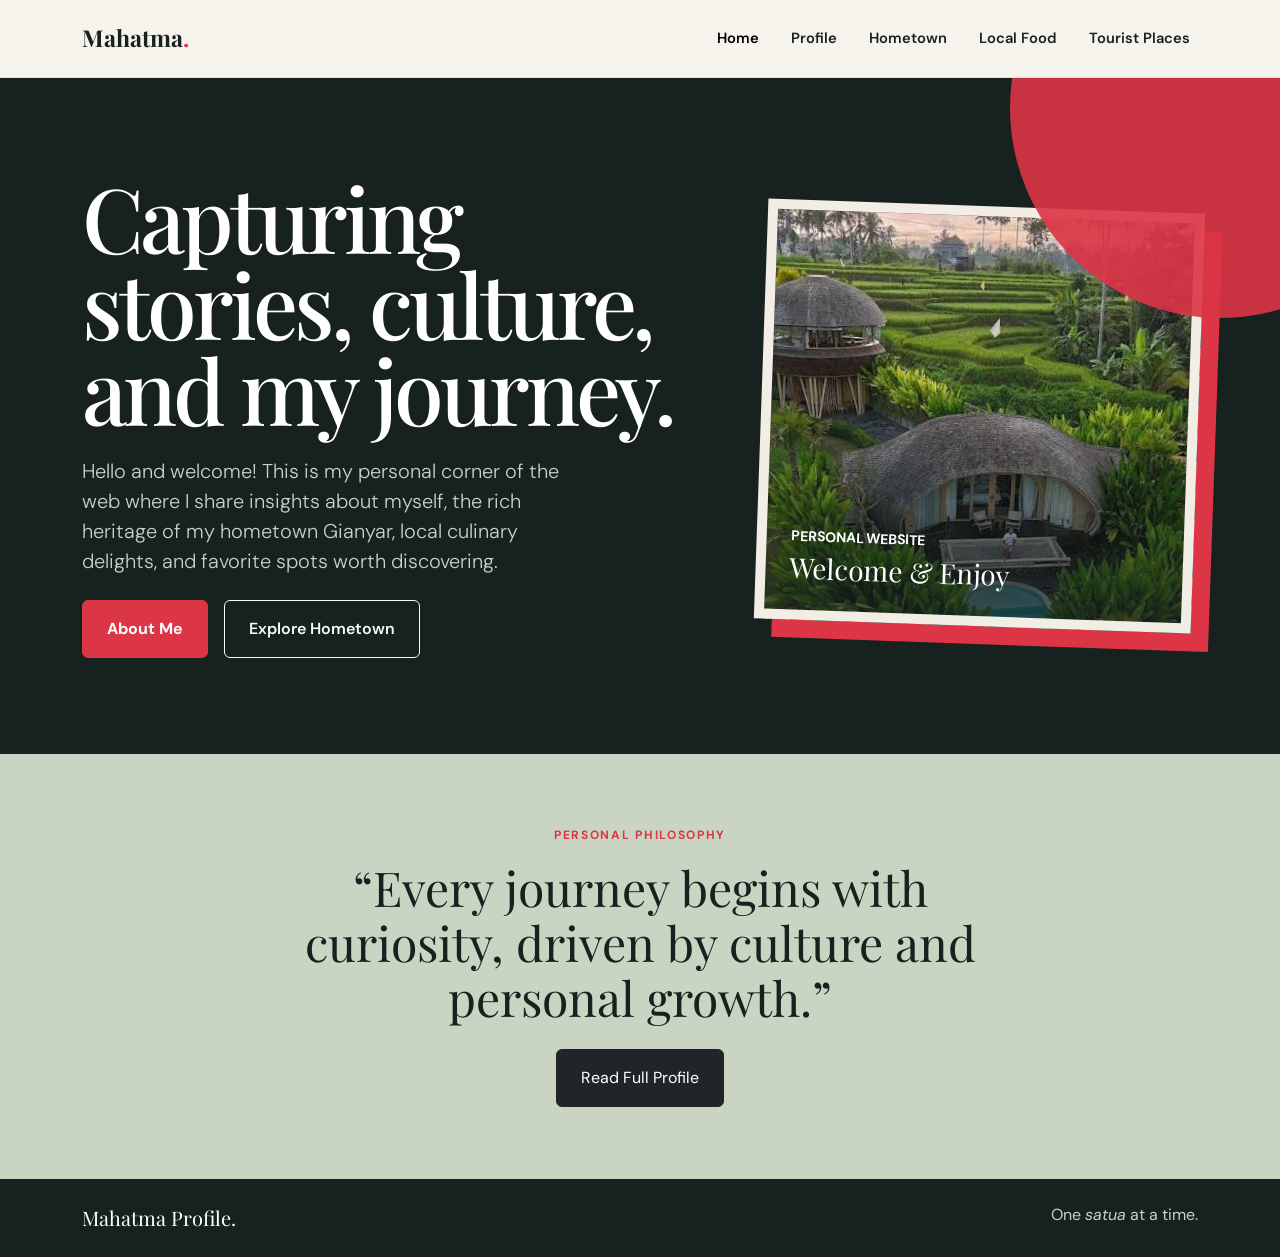
<file: index.html>
<!doctype html>
<html lang="en">
  <head>
    <meta charset="UTF-8" />
    <meta name="viewport" content="width=device-width, initial-scale=1.0" />
    <meta
      name="description"
      content="Welcome to my personal profile website - exploring my background, hometown Gianyar, local food, and tourist attractions."
    />
    <title>Home | Mahatma Profile</title>
    <link
      href="https://cdn.jsdelivr.net/npm/bootstrap@5.3.8/dist/css/bootstrap.min.css"
      rel="stylesheet"
      integrity="sha384-sRIl4kxILFvY47J16cr9ZwB07vP4J8+LH7qKQnuqkuIAvNWLzeN8tE5YBujZqJLB"
      crossorigin="anonymous"
    />
    <link rel="preconnect" href="https://fonts.googleapis.com" />
    <link rel="preconnect" href="https://fonts.gstatic.com" crossorigin />
    <link
      href="https://fonts.googleapis.com/css2?family=DM+Sans:wght@400;500;600;700&family=Playfair+Display:wght@600;700;800&display=swap"
      rel="stylesheet"
    />
    <link rel="stylesheet" href="style.css" />
  </head>
  <body>
    <nav
      class="navbar navbar-expand-lg border-bottom"
      aria-label="Main navigation"
    >
      <div class="container py-2">
        <a class="navbar-brand" href="index.html"
          >Mahatma<span class="text-danger">.</span></a
        >
        <button
          class="navbar-toggler"
          type="button"
          data-bs-toggle="collapse"
          data-bs-target="#mainNavigation"
          aria-controls="mainNavigation"
          aria-expanded="false"
          aria-label="Toggle navigation"
        >
          <span class="navbar-toggler-icon"></span>
        </button>
        <div class="collapse navbar-collapse" id="mainNavigation">
          <ul class="navbar-nav ms-auto align-items-lg-center gap-lg-3">
            <li class="nav-item">
              <a class="nav-link active" aria-current="page" href="index.html"
                >Home</a
              >
            </li>
            <li class="nav-item">
              <a class="nav-link" href="profile.html">Profile</a>
            </li>
            <li class="nav-item">
              <a class="nav-link" href="hometown.html">Hometown</a>
            </li>
            <li class="nav-item">
              <a class="nav-link" href="food.html">Local Food</a>
            </li>
            <li class="nav-item">
              <a class="nav-link" href="tourist.html">Tourist Places</a>
            </li>
          </ul>
        </div>
      </div>
    </nav>

    <main>
      <section class="hero d-flex align-items-center py-5">
        <div class="container py-5">
          <div class="row align-items-center g-5">
            <div class="col-lg-7 hero-copy">
              <h1 class="mb-4">Capturing stories, culture, and my journey.</h1>
              <p class="lead fs-5 mb-4">
                Hello and welcome! This is my personal corner of the web where I
                share insights about myself, the rich heritage of my hometown
                Gianyar, local culinary delights, and favorite spots worth
                discovering.
              </p>
              <div class="d-flex flex-wrap gap-3">
                <a class="btn btn-accent px-4 py-3" href="profile.html"
                  >About Me</a
                >
                <a class="btn btn-outline-light px-4 py-3" href="hometown.html"
                  >Explore Hometown</a
                >
              </div>
            </div>
            <div class="col-lg-5">
              <div
                class="hero-photo position-relative"
                style="
                  background-image:
                    linear-gradient(
                      180deg,
                      rgba(23, 33, 31, 0) 45%,
                      rgba(23, 33, 31, 0.65)
                    ),
                    url('img/ubud.png');
                "
                role="img"
                aria-label="Mahatma profile hero highlight"
              >
                <div class="hero-photo-label">
                  <small class="d-block text-uppercase fw-bold"
                    >Personal Website</small
                  >
                  <span class="display-font fs-3">Welcome &amp; Enjoy</span>
                </div>
              </div>
            </div>
          </div>
        </div>
      </section>

      <section class="quote-section py-5">
        <div class="container py-4">
          <div class="row justify-content-center text-center">
            <div class="col-lg-8">
              <p class="section-label mb-3">Personal Philosophy</p>
              <blockquote class="display-font mb-4">
                “Every journey begins with curiosity, driven by culture and
                personal growth.”
              </blockquote>
              <a class="btn btn-dark px-4 py-3" href="profile.html"
                >Read Full Profile</a
              >
            </div>
          </div>
        </div>
      </section>
    </main>

    <footer class="py-4">
      <div
        class="container d-flex flex-column flex-md-row justify-content-between gap-3"
      >
        <span class="display-font fs-5 text-white">Mahatma Profile.</span>
        <span> One <span class="fst-italic">satua</span> at a time. </span>
      </div>
    </footer>

    <script
      src="https://cdn.jsdelivr.net/npm/bootstrap@5.3.8/dist/js/bootstrap.bundle.min.js"
      integrity="sha384-FKyoEForCGlyvwx9Hj09JcYn3nv7wiPVlz7YYwJrWVcXK/BmnVDxM+D2scQbITxI"
      crossorigin="anonymous"
    ></script>
  </body>
</html>
</file>
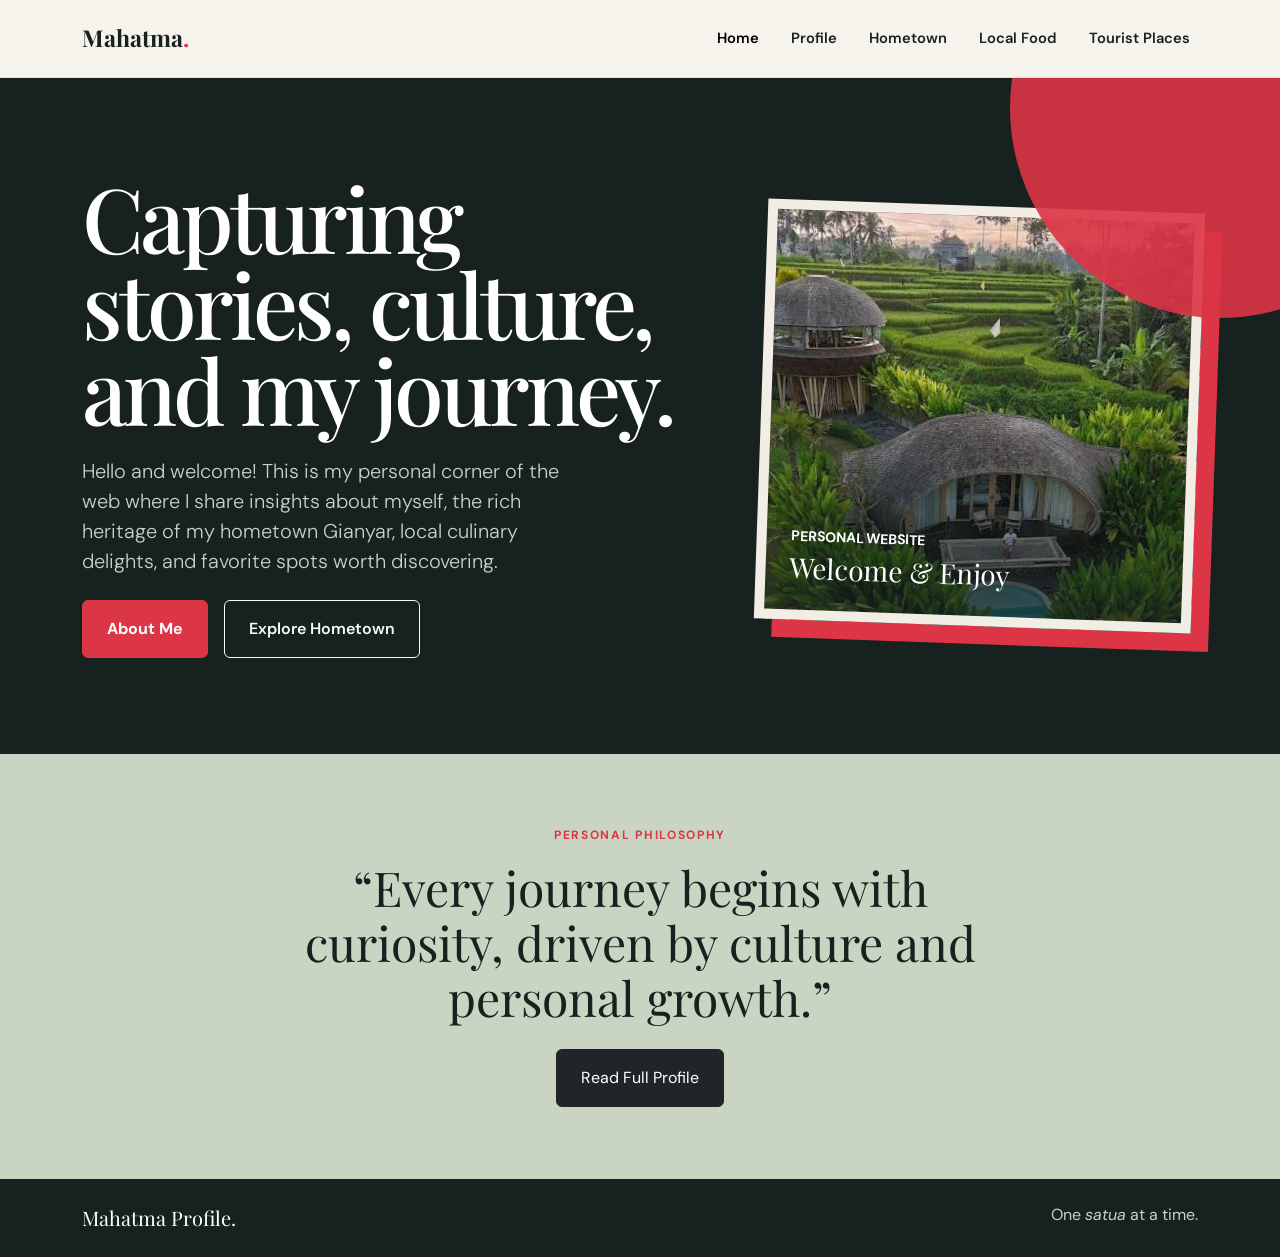
<file: src/index.html>
<!doctype html>
<html lang="en">
  <head>
    <meta charset="UTF-8" />
    <meta name="viewport" content="width=device-width, initial-scale=1.0" />
    <meta
      name="description"
      content="Welcome to my personal profile website - exploring my background, hometown Gianyar, local food, and tourist attractions."
    />
    <title>Home | Mahatma Profile</title>
    <link
      href="https://cdn.jsdelivr.net/npm/bootstrap@5.3.8/dist/css/bootstrap.min.css"
      rel="stylesheet"
      integrity="sha384-sRIl4kxILFvY47J16cr9ZwB07vP4J8+LH7qKQnuqkuIAvNWLzeN8tE5YBujZqJLB"
      crossorigin="anonymous"
    />
    <link rel="preconnect" href="https://fonts.googleapis.com" />
    <link rel="preconnect" href="https://fonts.gstatic.com" crossorigin />
    <link
      href="https://fonts.googleapis.com/css2?family=DM+Sans:wght@400;500;600;700&family=Playfair+Display:wght@600;700;800&display=swap"
      rel="stylesheet"
    />
    <link rel="stylesheet" href="style.css" />
  </head>
  <body>
    <nav
      class="navbar navbar-expand-lg border-bottom"
      aria-label="Main navigation"
    >
      <div class="container py-2">
        <a class="navbar-brand" href="index.html"
          >Mahatma<span class="text-danger">.</span></a
        >
        <button
          class="navbar-toggler"
          type="button"
          data-bs-toggle="collapse"
          data-bs-target="#mainNavigation"
          aria-controls="mainNavigation"
          aria-expanded="false"
          aria-label="Toggle navigation"
        >
          <span class="navbar-toggler-icon"></span>
        </button>
        <div class="collapse navbar-collapse" id="mainNavigation">
          <ul class="navbar-nav ms-auto align-items-lg-center gap-lg-3">
            <li class="nav-item">
              <a class="nav-link active" aria-current="page" href="index.html"
                >Home</a
              >
            </li>
            <li class="nav-item">
              <a class="nav-link" href="profile.html">Profile</a>
            </li>
            <li class="nav-item">
              <a class="nav-link" href="hometown.html">Hometown</a>
            </li>
            <li class="nav-item">
              <a class="nav-link" href="food.html">Local Food</a>
            </li>
            <li class="nav-item">
              <a class="nav-link" href="tourist.html">Tourist Places</a>
            </li>
          </ul>
        </div>
      </div>
    </nav>

    <main>
      <section class="hero d-flex align-items-center py-5">
        <div class="container py-5">
          <div class="row align-items-center g-5">
            <div class="col-lg-7 hero-copy">
              <h1 class="mb-4">Capturing stories, culture, and my journey.</h1>
              <p class="lead fs-5 mb-4">
                Hello and welcome! This is my personal corner of the web where I
                share insights about myself, the rich heritage of my hometown
                Gianyar, local culinary delights, and favorite spots worth
                discovering.
              </p>
              <div class="d-flex flex-wrap gap-3">
                <a class="btn btn-accent px-4 py-3" href="profile.html"
                  >About Me</a
                >
                <a class="btn btn-outline-light px-4 py-3" href="hometown.html"
                  >Explore Hometown</a
                >
              </div>
            </div>
            <div class="col-lg-5">
              <div
                class="hero-photo position-relative"
                style="
                  background-image:
                    linear-gradient(
                      180deg,
                      rgba(23, 33, 31, 0) 45%,
                      rgba(23, 33, 31, 0.65)
                    ),
                    url('../img/ubud.png');
                "
                role="img"
                aria-label="Mahatma profile hero highlight"
              >
                <div class="hero-photo-label">
                  <small class="d-block text-uppercase fw-bold"
                    >Personal Website</small
                  >
                  <span class="display-font fs-3">Welcome &amp; Enjoy</span>
                </div>
              </div>
            </div>
          </div>
        </div>
      </section>

      <section class="quote-section py-5">
        <div class="container py-4">
          <div class="row justify-content-center text-center">
            <div class="col-lg-8">
              <p class="section-label mb-3">Personal Philosophy</p>
              <blockquote class="display-font mb-4">
                “Every journey begins with curiosity, driven by culture and
                personal growth.”
              </blockquote>
              <a class="btn btn-dark px-4 py-3" href="profile.html"
                >Read Full Profile</a
              >
            </div>
          </div>
        </div>
      </section>
    </main>

    <footer class="py-4">
      <div
        class="container d-flex flex-column flex-md-row justify-content-between gap-3"
      >
        <span class="display-font fs-5 text-white">Mahatma Profile.</span>
        <span> One <span class="fst-italic">satua</span> at a time. </span>
      </div>
    </footer>

    <script
      src="https://cdn.jsdelivr.net/npm/bootstrap@5.3.8/dist/js/bootstrap.bundle.min.js"
      integrity="sha384-FKyoEForCGlyvwx9Hj09JcYn3nv7wiPVlz7YYwJrWVcXK/BmnVDxM+D2scQbITxI"
      crossorigin="anonymous"
    ></script>
  </body>
</html>
</file>
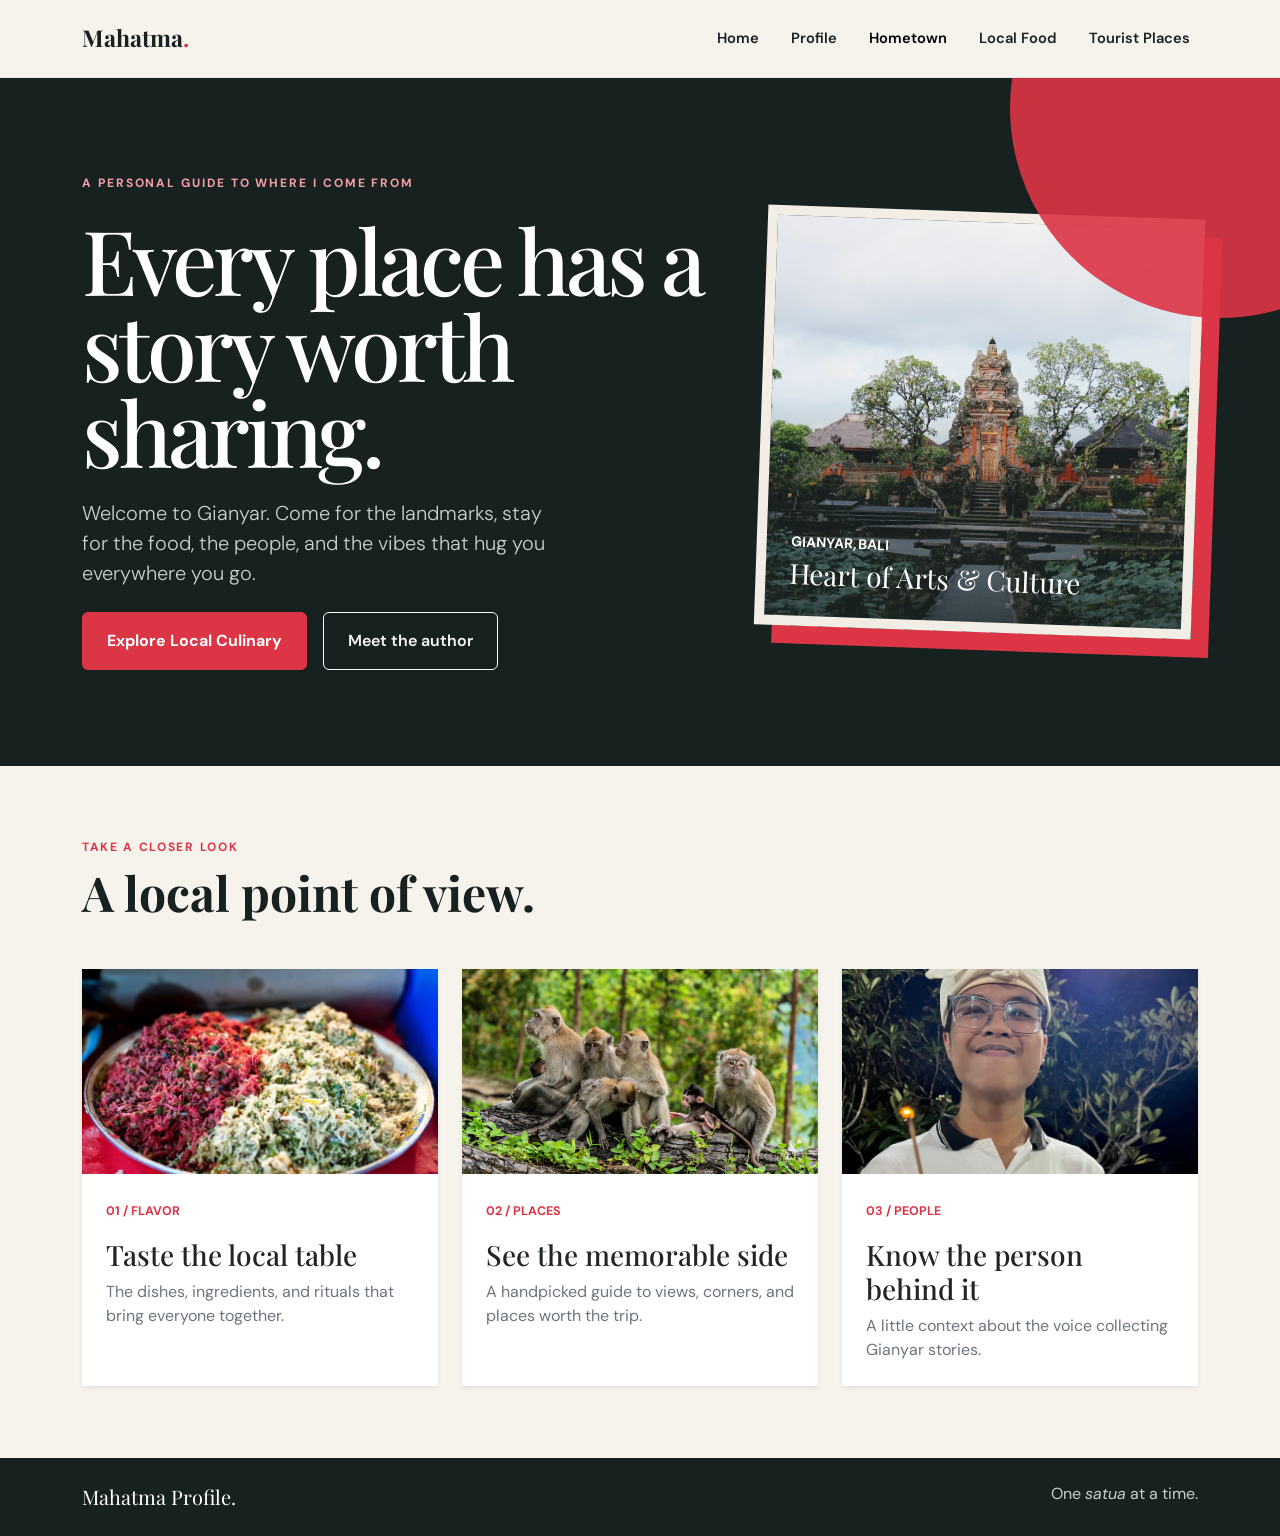
<file: hometown.html>
<!doctype html>
<html lang="en">
  <head>
    <meta charset="UTF-8" />
    <meta name="viewport" content="width=device-width, initial-scale=1.0" />
    <meta
      name="description"
      content="A visual guide to the people, places, and flavors that make Gianyar memorable."
    />
    <title>Hometown | Gianyar</title>
    <link
      href="https://cdn.jsdelivr.net/npm/bootstrap@5.3.8/dist/css/bootstrap.min.css"
      rel="stylesheet"
      integrity="sha384-sRIl4kxILFvY47J16cr9ZwB07vP4J8+LH7qKQnuqkuIAvNWLzeN8tE5YBujZqJLB"
      crossorigin="anonymous"
    />
    <link rel="preconnect" href="https://fonts.googleapis.com" />
    <link rel="preconnect" href="https://fonts.gstatic.com" crossorigin />
    <link
      href="https://fonts.googleapis.com/css2?family=DM+Sans:wght@400;500;600;700&family=Playfair+Display:wght@600;700;800&display=swap"
      rel="stylesheet"
    />
    <link rel="stylesheet" href="style.css" />
  </head>
  <body>
    <nav
      class="navbar navbar-expand-lg border-bottom"
      aria-label="Main navigation"
    >
      <div class="container py-2">
        <a class="navbar-brand" href="index.html"
          >Mahatma<span class="text-danger">.</span></a
        >
        <button
          class="navbar-toggler"
          type="button"
          data-bs-toggle="collapse"
          data-bs-target="#mainNavigation"
          aria-controls="mainNavigation"
          aria-expanded="false"
          aria-label="Toggle navigation"
        >
          <span class="navbar-toggler-icon"></span>
        </button>
        <div class="collapse navbar-collapse" id="mainNavigation">
          <ul class="navbar-nav ms-auto align-items-lg-center gap-lg-3">
            <li class="nav-item">
              <a class="nav-link" href="index.html">Home</a>
            </li>
            <li class="nav-item">
              <a class="nav-link" href="profile.html">Profile</a>
            </li>
            <li class="nav-item">
              <a
                class="nav-link active"
                aria-current="page"
                href="hometown.html"
                >Hometown</a
              >
            </li>
            <li class="nav-item">
              <a class="nav-link" href="food.html">Local Food</a>
            </li>
            <li class="nav-item">
              <a class="nav-link" href="tourist.html">Tourist Places</a>
            </li>
          </ul>
        </div>
      </div>
    </nav>

    <main>
      <section class="hero d-flex align-items-center py-5">
        <div class="container py-5">
          <div class="row align-items-center g-5">
            <div class="col-lg-7 hero-copy">
              <p class="eyebrow mb-4">A personal guide to where I come from</p>
              <h1 class="mb-4">Every place has a story worth sharing.</h1>
              <p class="lead fs-5 mb-4">
                Welcome to Gianyar. Come for the landmarks, stay for the food,
                the people, and the vibes that hug you everywhere you go.
              </p>
              <div class="d-flex flex-wrap gap-3">
                <a class="btn btn-accent px-4 py-3" href="food.html"
                  >Explore Local Culinary</a
                >
                <a class="btn btn-outline-light px-4 py-3" href="profile.html"
                  >Meet the author</a
                >
              </div>
            </div>
            <div class="col-lg-5">
              <div
                class="hero-photo position-relative"
                style="
                  background-image:
                    linear-gradient(
                      180deg,
                      rgba(23, 33, 31, 0) 45%,
                      rgba(23, 33, 31, 0.65)
                    ),
                    url('img/pura.png');
                "
                role="img"
                aria-label="Tropical hillside landscape"
              >
                <div class="hero-photo-label">
                  <small class="d-block text-uppercase fw-bold"
                    >Gianyar, Bali</small
                  >
                  <span class="display-font fs-3">Heart of Arts & Culture</span>
                </div>
              </div>
            </div>
          </div>
        </div>
      </section>

      <section class="py-5" id="discover">
        <div class="container py-4">
          <div class="row align-items-end mb-5">
            <div class="col-md-7">
              <p class="section-label mb-2">Take a closer look</p>
              <h2 class="display-5 fw-bold mb-0">A local point of view.</h2>
            </div>
          </div>

          <div class="row g-4">
            <div class="col-md-4">
              <a class="text-decoration-none text-dark" href="food.html">
                <article class="feature-card shadow-sm">
                  <img
                    class="feature-image"
                    src="img/lawar.png"
                    alt="A local meal on a table"
                  />
                  <div class="p-4">
                    <span class="feature-number">01 / FLAVOR</span>
                    <h3 class="h3 mt-3">Taste the local table</h3>
                    <p class="text-secondary mb-0">
                      The dishes, ingredients, and rituals that bring everyone
                      together.
                    </p>
                  </div>
                </article>
              </a>
            </div>
            <div class="col-md-4">
              <a class="text-decoration-none text-dark" href="tourist.html">
                <article class="feature-card shadow-sm">
                  <img
                    class="feature-image"
                    src="img/monkeys.png"
                    alt="A group of monkeys in a forest"
                  />
                  <div class="p-4">
                    <span class="feature-number">02 / PLACES</span>
                    <h3 class="h3 mt-3">See the memorable side</h3>
                    <p class="text-secondary mb-0">
                      A handpicked guide to views, corners, and places worth the
                      trip.
                    </p>
                  </div>
                </article>
              </a>
            </div>
            <div class="col-md-4">
              <a class="text-decoration-none text-dark" href="profile.html">
                <article class="feature-card shadow-sm">
                  <img
                    class="feature-image"
                    src="img/me.jpeg"
                    alt="Author's profile photo"
                  />
                  <div class="p-4">
                    <span class="feature-number">03 / PEOPLE</span>
                    <h3 class="h3 mt-3">Know the person behind it</h3>
                    <p class="text-secondary mb-0">
                      A little context about the voice collecting Gianyar
                      stories.
                    </p>
                  </div>
                </article>
              </a>
            </div>
          </div>
        </div>
      </section>
    </main>

    <footer class="py-4">
      <div
        class="container d-flex flex-column flex-md-row justify-content-between gap-3"
      >
        <span class="display-font fs-5 text-white">Mahatma Profile.</span>
        <span> One <span class="fst-italic">satua</span> at a time. </span>
      </div>
    </footer>

    <script
      src="https://cdn.jsdelivr.net/npm/bootstrap@5.3.8/dist/js/bootstrap.bundle.min.js"
      integrity="sha384-FKyoEForCGlyvwx9Hj09JcYn3nv7wiPVlz7YYwJrWVcXK/BmnVDxM+D2scQbITxI"
      crossorigin="anonymous"
    ></script>
  </body>
</html>
</file>
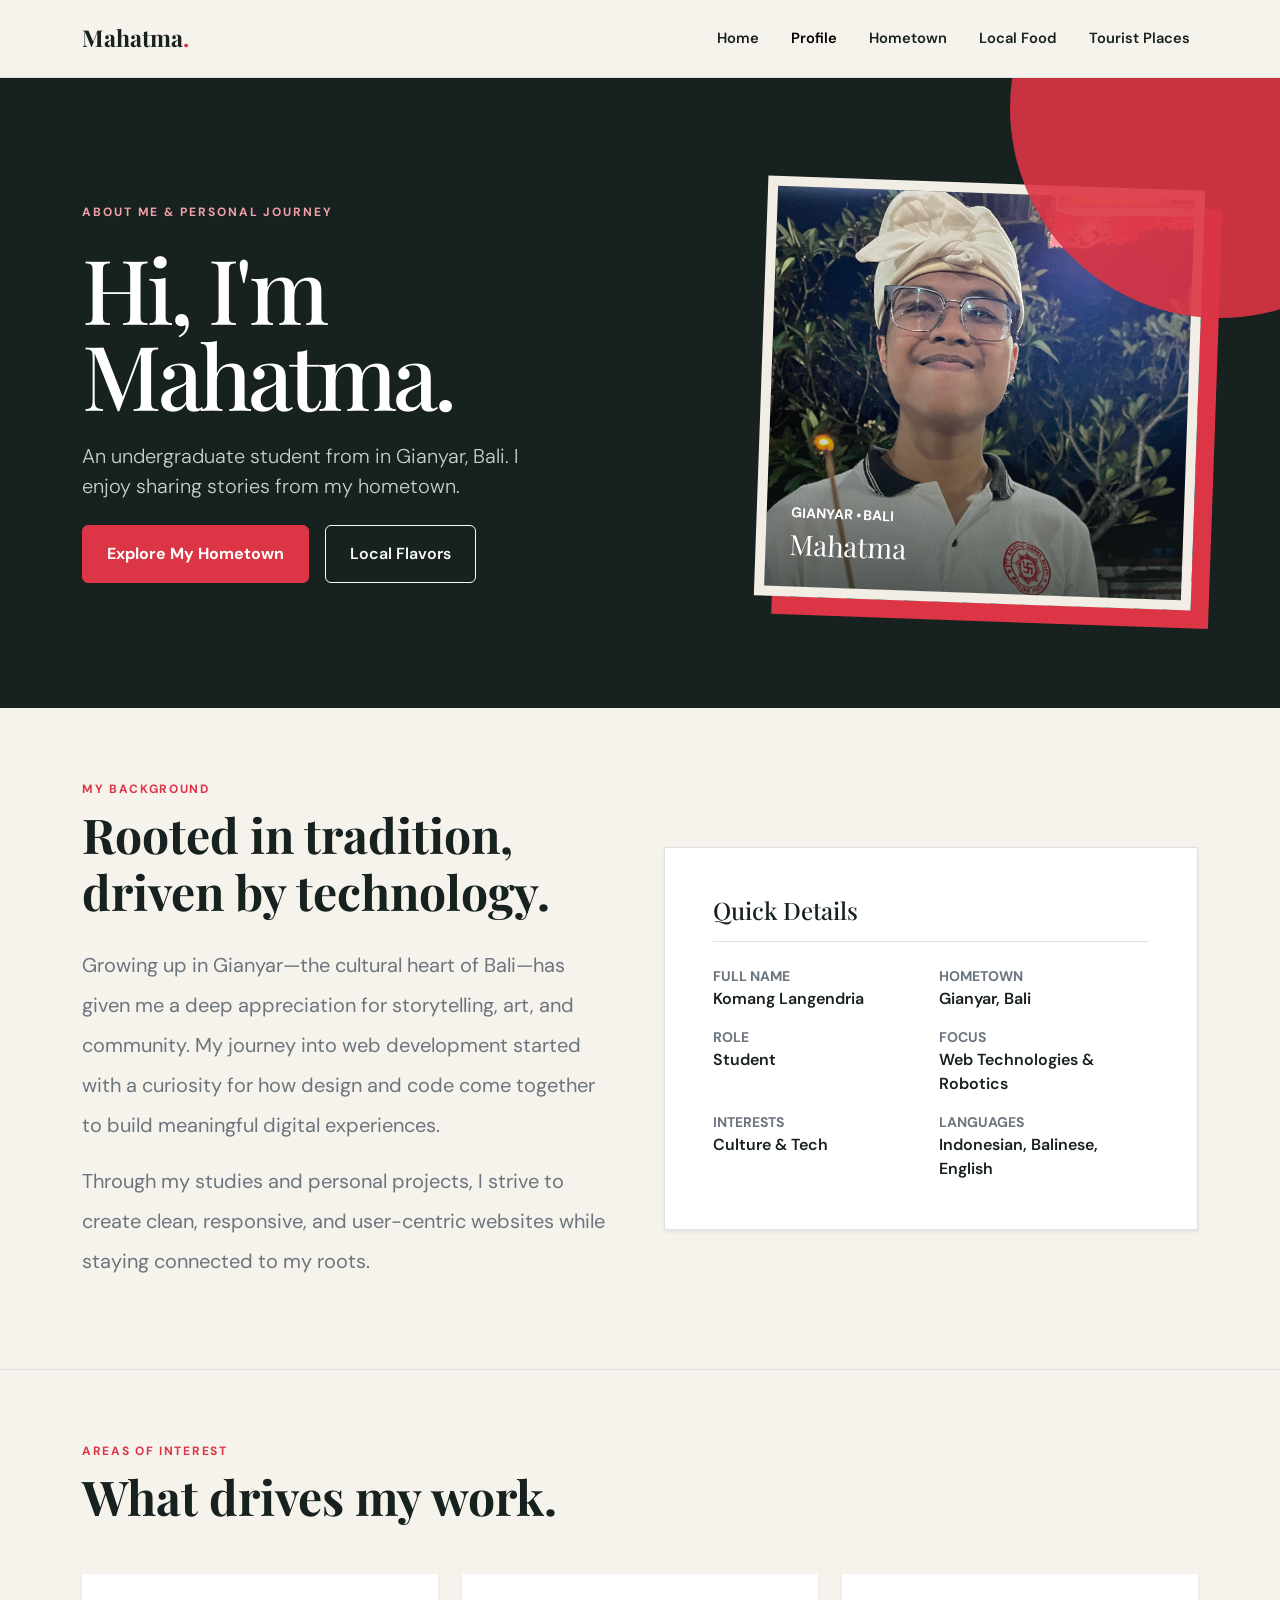
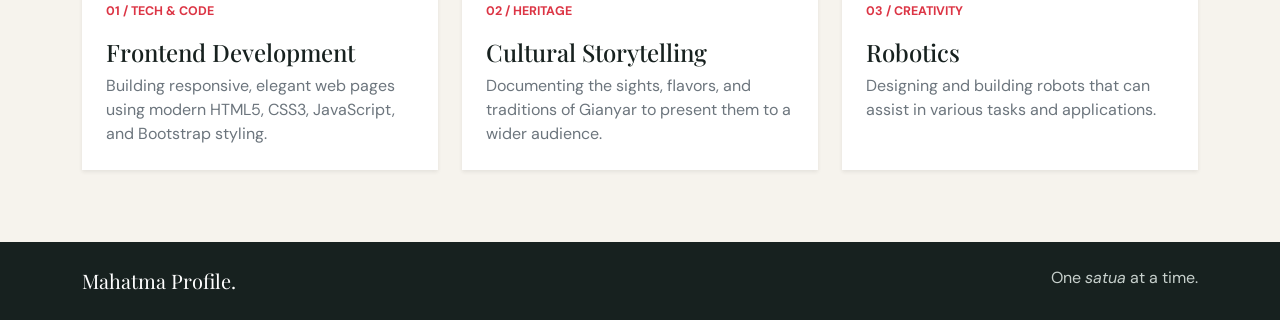
<file: profile.html>
<!doctype html>
<html lang="en">
  <head>
    <meta charset="UTF-8" />
    <meta name="viewport" content="width=device-width, initial-scale=1.0" />
    <meta
      name="description"
      content="Learn more about Komang Langendria - personal profile, background, skills, and interests."
    />
    <title>Profile | Komang Langendria</title>
    <link
      href="https://cdn.jsdelivr.net/npm/bootstrap@5.3.8/dist/css/bootstrap.min.css"
      rel="stylesheet"
      integrity="sha384-sRIl4kxILFvY47J16cr9ZwB07vP4J8+LH7qKQnuqkuIAvNWLzeN8tE5YBujZqJLB"
      crossorigin="anonymous"
    />
    <link rel="preconnect" href="https://fonts.googleapis.com" />
    <link rel="preconnect" href="https://fonts.gstatic.com" crossorigin />
    <link
      href="https://fonts.googleapis.com/css2?family=DM+Sans:wght@400;500;600;700&family=Playfair+Display:wght@600;700;800&display=swap"
      rel="stylesheet"
    />
    <link rel="stylesheet" href="style.css" />
  </head>
  <body>
    <nav
      class="navbar navbar-expand-lg border-bottom"
      aria-label="Main navigation"
    >
      <div class="container py-2">
        <a class="navbar-brand" href="index.html"
          >Mahatma<span class="text-danger">.</span></a
        >
        <button
          class="navbar-toggler"
          type="button"
          data-bs-toggle="collapse"
          data-bs-target="#mainNavigation"
          aria-controls="mainNavigation"
          aria-expanded="false"
          aria-label="Toggle navigation"
        >
          <span class="navbar-toggler-icon"></span>
        </button>
        <div class="collapse navbar-collapse" id="mainNavigation">
          <ul class="navbar-nav ms-auto align-items-lg-center gap-lg-3">
            <li class="nav-item">
              <a class="nav-link" href="index.html">Home</a>
            </li>
            <li class="nav-item">
              <a class="nav-link active" aria-current="page" href="profile.html"
                >Profile</a
              >
            </li>
            <li class="nav-item">
              <a class="nav-link" href="hometown.html">Hometown</a>
            </li>
            <li class="nav-item">
              <a class="nav-link" href="food.html">Local Food</a>
            </li>
            <li class="nav-item">
              <a class="nav-link" href="tourist.html">Tourist Places</a>
            </li>
          </ul>
        </div>
      </div>
    </nav>

    <main>
      <!-- Hero Section -->
      <section class="hero d-flex align-items-center py-5">
        <div class="container py-5">
          <div class="row align-items-center g-5">
            <div class="col-lg-7 hero-copy">
              <p class="eyebrow mb-4">About Me &amp; Personal Journey</p>
              <h1 class="mb-4">Hi, I'm Mahatma.</h1>
              <p class="lead fs-5 mb-4">
                An undergraduate student from in Gianyar, Bali. I enjoy sharing
                stories from my hometown.
              </p>
              <div class="d-flex flex-wrap gap-3">
                <a class="btn btn-accent px-4 py-3" href="hometown.html"
                  >Explore My Hometown</a
                >
                <a class="btn btn-outline-light px-4 py-3" href="food.html"
                  >Local Flavors</a
                >
              </div>
            </div>
            <div class="col-lg-5">
              <div
                class="hero-photo position-relative"
                style="
                  background-image:
                    linear-gradient(
                      180deg,
                      rgba(23, 33, 31, 0) 45%,
                      rgba(23, 33, 31, 0.65)
                    ),
                    url('img/me.jpeg');
                "
                role="img"
                aria-label="Author profile showcase"
              >
                <div class="hero-photo-label">
                  <small class="d-block text-uppercase fw-bold"
                    >Gianyar &bull; Bali</small
                  >
                  <span class="display-font fs-3">Mahatma</span>
                </div>
              </div>
            </div>
          </div>
        </div>
      </section>

      <!-- Biography Section -->
      <section class="py-5">
        <div class="container py-4">
          <div class="row align-items-center g-5">
            <div class="col-lg-6">
              <p class="section-label mb-2">My Background</p>
              <h2 class="display-5 fw-bold mb-4">
                Rooted in tradition, driven by technology.
              </h2>
              <p class="text-secondary fs-5 lh-lg mb-3">
                Growing up in Gianyar—the cultural heart of Bali—has given me a
                deep appreciation for storytelling, art, and community. My
                journey into web development started with a curiosity for how
                design and code come together to build meaningful digital
                experiences.
              </p>
              <p class="text-secondary fs-5 lh-lg">
                Through my studies and personal projects, I strive to create
                clean, responsive, and user-centric websites while staying
                connected to my roots.
              </p>
            </div>
            <div class="col-lg-6">
              <div class="p-4 p-md-5 bg-white border shadow-sm rounded-0">
                <h3 class="h4 border-bottom pb-3 mb-4">Quick Details</h3>
                <div class="row g-3">
                  <div class="col-sm-6">
                    <span
                      class="text-secondary d-block small text-uppercase fw-bold"
                      >Full Name</span
                    >
                    <span class="fw-semibold fs-6">Komang Langendria</span>
                  </div>
                  <div class="col-sm-6">
                    <span
                      class="text-secondary d-block small text-uppercase fw-bold"
                      >Hometown</span
                    >
                    <span class="fw-semibold fs-6">Gianyar, Bali</span>
                  </div>
                  <div class="col-sm-6">
                    <span
                      class="text-secondary d-block small text-uppercase fw-bold"
                      >Role</span
                    >
                    <span class="fw-semibold fs-6">Student</span>
                  </div>
                  <div class="col-sm-6">
                    <span
                      class="text-secondary d-block small text-uppercase fw-bold"
                      >Focus</span
                    >
                    <span class="fw-semibold fs-6"
                      >Web Technologies &amp; Robotics</span
                    >
                  </div>
                  <div class="col-sm-6">
                    <span
                      class="text-secondary d-block small text-uppercase fw-bold"
                      >Interests</span
                    >
                    <span class="fw-semibold fs-6">Culture &amp; Tech</span>
                  </div>
                  <div class="col-sm-6">
                    <span
                      class="text-secondary d-block small text-uppercase fw-bold"
                      >Languages</span
                    >
                    <span class="fw-semibold fs-6"
                      >Indonesian, Balinese, English</span
                    >
                  </div>
                </div>
              </div>
            </div>
          </div>
        </div>
      </section>

      <!-- Skills & Passions Section -->
      <section class="py-5 border-top">
        <div class="container py-4">
          <div class="row mb-5">
            <div class="col-md-7">
              <p class="section-label mb-2">Areas of Interest</p>
              <h2 class="display-5 fw-bold mb-0">What drives my work.</h2>
            </div>
          </div>

          <div class="row g-4">
            <div class="col-md-4">
              <article class="feature-card shadow-sm p-4">
                <span class="feature-number">01 / TECH &amp; CODE</span>
                <h3 class="h4 mt-3">Frontend Development</h3>
                <p class="text-secondary mb-0">
                  Building responsive, elegant web pages using modern HTML5,
                  CSS3, JavaScript, and Bootstrap styling.
                </p>
              </article>
            </div>
            <div class="col-md-4">
              <article class="feature-card shadow-sm p-4">
                <span class="feature-number">02 / HERITAGE</span>
                <h3 class="h4 mt-3">Cultural Storytelling</h3>
                <p class="text-secondary mb-0">
                  Documenting the sights, flavors, and traditions of Gianyar to
                  present them to a wider audience.
                </p>
              </article>
            </div>
            <div class="col-md-4">
              <article class="feature-card shadow-sm p-4">
                <span class="feature-number">03 / CREATIVITY</span>
                <h3 class="h4 mt-3">Robotics</h3>
                <p class="text-secondary mb-0">
                  Designing and building robots that can assist in various tasks
                  and applications.
                </p>
              </article>
            </div>
          </div>
        </div>
      </section>
    </main>

    <footer class="py-4">
      <div
        class="container d-flex flex-column flex-md-row justify-content-between gap-3"
      >
        <span class="display-font fs-5 text-white">Mahatma Profile.</span>
        <span> One <span class="fst-italic">satua</span> at a time. </span>
      </div>
    </footer>

    <script
      src="https://cdn.jsdelivr.net/npm/bootstrap@5.3.8/dist/js/bootstrap.bundle.min.js"
      integrity="sha384-FKyoEForCGlyvwx9Hj09JcYn3nv7wiPVlz7YYwJrWVcXK/BmnVDxM+D2scQbITxI"
      crossorigin="anonymous"
    ></script>
  </body>
</html>
</file>
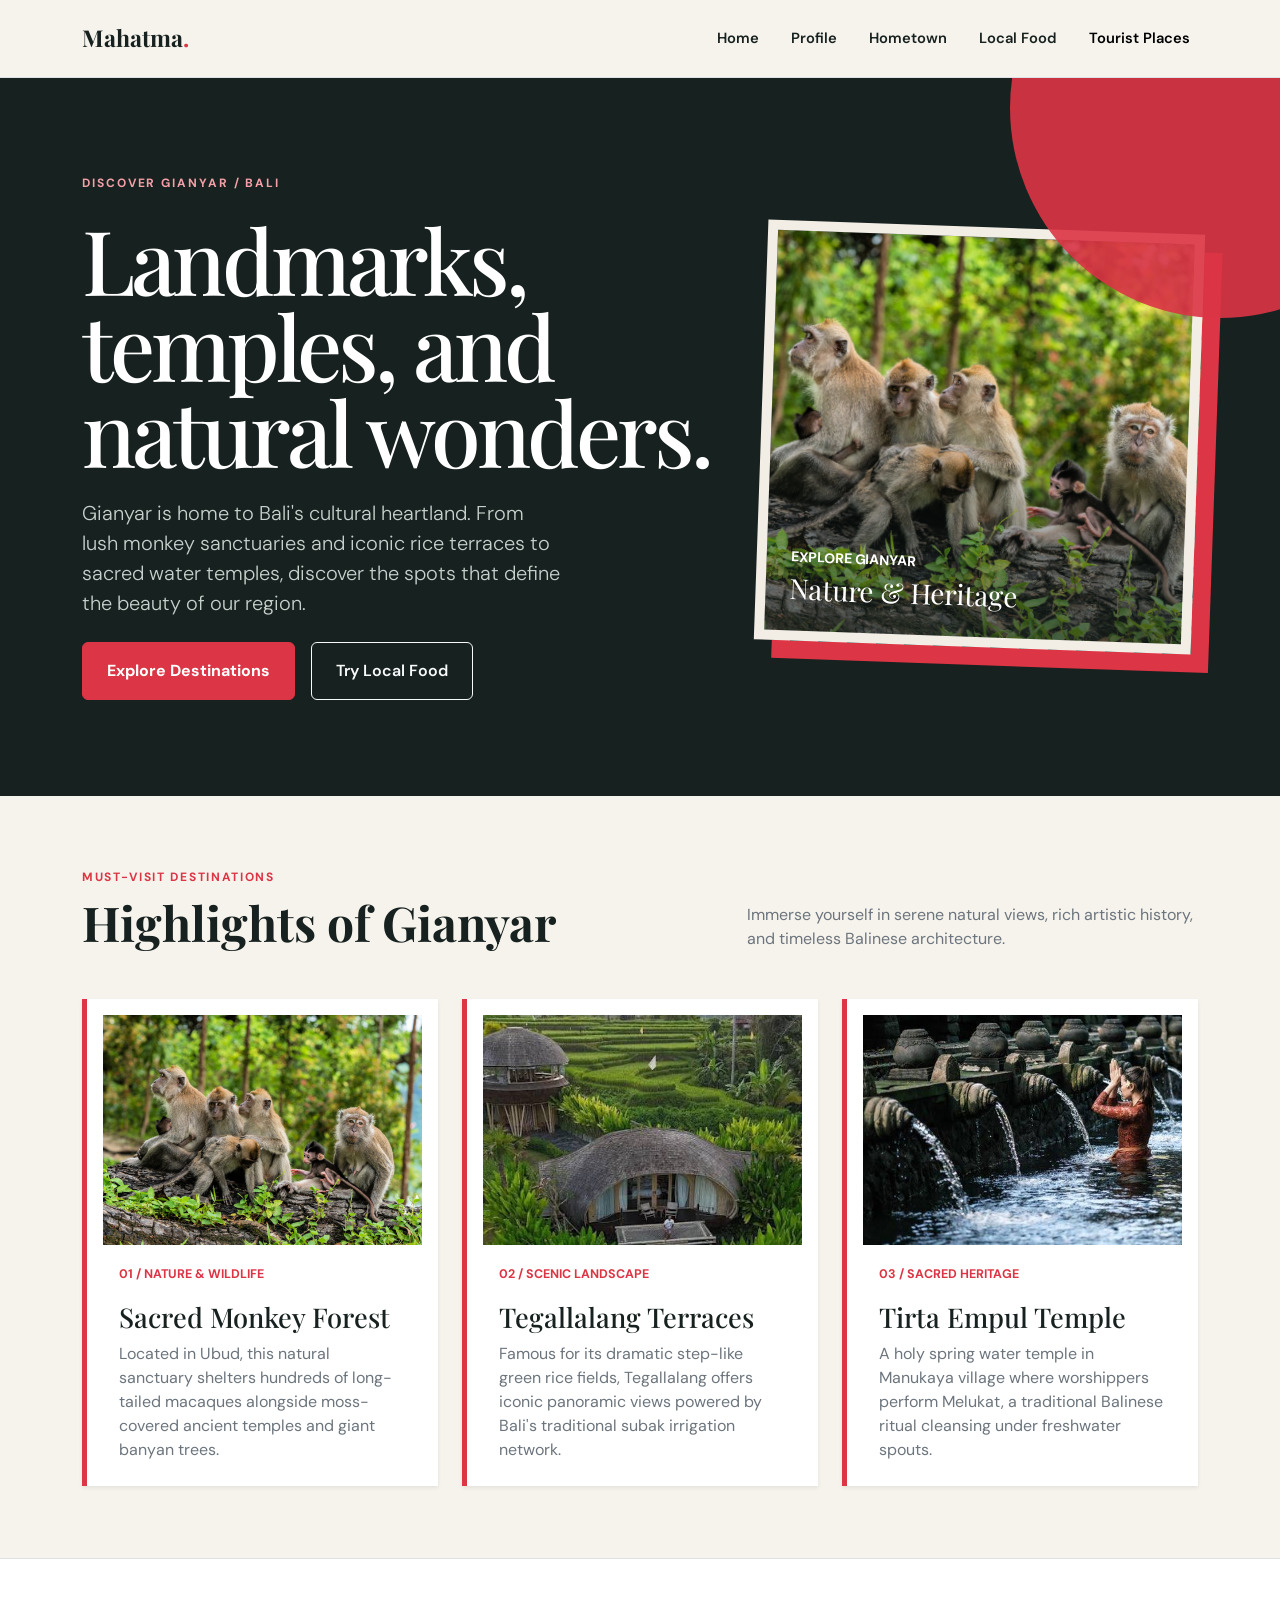
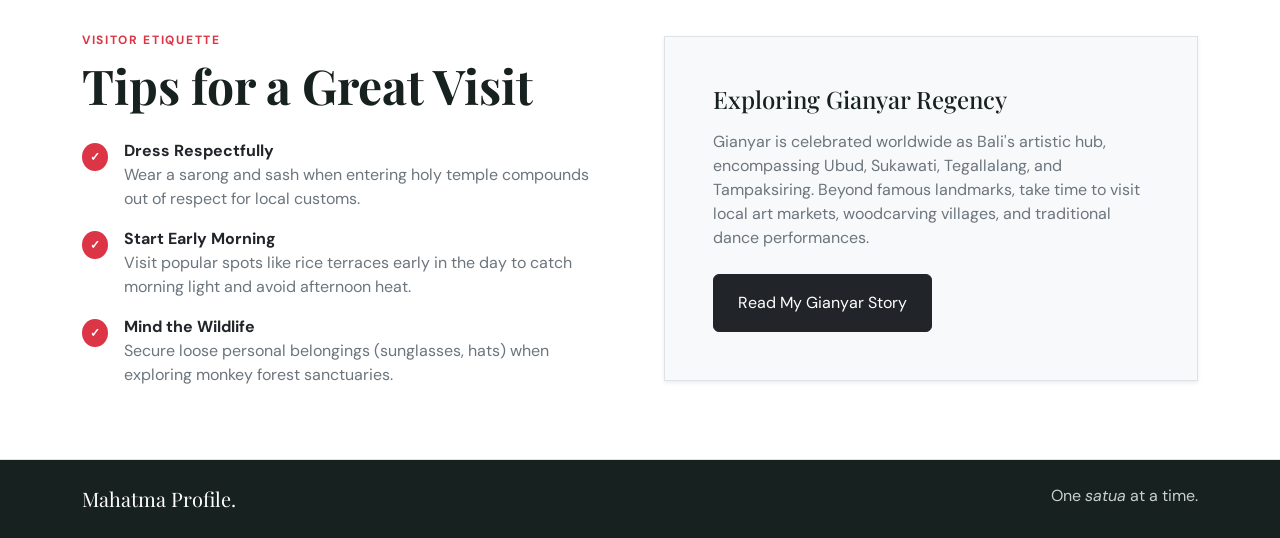
<file: tourist.html>
<!doctype html>
<html lang="en">
  <head>
    <meta charset="UTF-8" />
    <meta name="viewport" content="width=device-width, initial-scale=1.0" />
    <meta
      name="description"
      content="Discover popular tourist destinations, ancient temples, and scenic landscapes in Gianyar, Bali."
    />
    <title>Tourist Places | Gianyar</title>
    <link
      href="https://cdn.jsdelivr.net/npm/bootstrap@5.3.8/dist/css/bootstrap.min.css"
      rel="stylesheet"
      integrity="sha384-sRIl4kxILFvY47J16cr9ZwB07vP4J8+LH7qKQnuqkuIAvNWLzeN8tE5YBujZqJLB"
      crossorigin="anonymous"
    />
    <link rel="preconnect" href="https://fonts.googleapis.com" />
    <link rel="preconnect" href="https://fonts.gstatic.com" crossorigin />
    <link
      href="https://fonts.googleapis.com/css2?family=DM+Sans:wght@400;500;600;700&family=Playfair+Display:wght@600;700;800&display=swap"
      rel="stylesheet"
    />
    <link rel="stylesheet" href="style.css" />
  </head>
  <body>
    <nav
      class="navbar navbar-expand-lg border-bottom"
      aria-label="Main navigation"
    >
      <div class="container py-2">
        <a class="navbar-brand" href="index.html"
          >Mahatma<span class="text-danger">.</span></a
        >
        <button
          class="navbar-toggler"
          type="button"
          data-bs-toggle="collapse"
          data-bs-target="#mainNavigation"
          aria-controls="mainNavigation"
          aria-expanded="false"
          aria-label="Toggle navigation"
        >
          <span class="navbar-toggler-icon"></span>
        </button>
        <div class="collapse navbar-collapse" id="mainNavigation">
          <ul class="navbar-nav ms-auto align-items-lg-center gap-lg-3">
            <li class="nav-item">
              <a class="nav-link" href="index.html">Home</a>
            </li>
            <li class="nav-item">
              <a class="nav-link" href="profile.html">Profile</a>
            </li>
            <li class="nav-item">
              <a class="nav-link" href="hometown.html">Hometown</a>
            </li>
            <li class="nav-item">
              <a class="nav-link" href="food.html">Local Food</a>
            </li>
            <li class="nav-item">
              <a class="nav-link active" aria-current="page" href="tourist.html"
                >Tourist Places</a
              >
            </li>
          </ul>
        </div>
      </div>
    </nav>

    <main>
      <!-- Hero Section -->
      <section class="hero d-flex align-items-center py-5">
        <div class="container py-5">
          <div class="row align-items-center g-5">
            <div class="col-lg-7 hero-copy">
              <p class="eyebrow mb-4">Discover Gianyar / Bali</p>
              <h1 class="mb-4">Landmarks, temples, and natural wonders.</h1>
              <p class="lead fs-5 mb-4">
                Gianyar is home to Bali's cultural heartland. From lush monkey
                sanctuaries and iconic rice terraces to sacred water temples,
                discover the spots that define the beauty of our region.
              </p>
              <div class="d-flex flex-wrap gap-3">
                <a class="btn btn-accent px-4 py-3" href="#places"
                  >Explore Destinations</a
                >
                <a class="btn btn-outline-light px-4 py-3" href="food.html"
                  >Try Local Food</a
                >
              </div>
            </div>
            <div class="col-lg-5">
              <div
                class="hero-photo position-relative"
                style="
                  background-image:
                    linear-gradient(
                      180deg,
                      rgba(23, 33, 31, 0) 45%,
                      rgba(23, 33, 31, 0.65)
                    ),
                    url('img/monkeys.png');
                "
                role="img"
                aria-label="Tourist places hero showcase"
              >
                <div class="hero-photo-label">
                  <small class="d-block text-uppercase fw-bold"
                    >Explore Gianyar</small
                  >
                  <span class="display-font fs-3">Nature &amp; Heritage</span>
                </div>
              </div>
            </div>
          </div>
        </div>
      </section>

      <!-- Featured Destinations Grid -->
      <section class="py-5" id="places">
        <div class="container py-4">
          <div class="row align-items-end mb-5">
            <div class="col-lg-7">
              <p class="section-label mb-2">Must-Visit Destinations</p>
              <h2 class="display-5 fw-bold mb-0">Highlights of Gianyar</h2>
            </div>
            <div class="col-lg-5 mt-3 mt-lg-0">
              <p class="text-secondary mb-0">
                Immerse yourself in serene natural views, rich artistic history,
                and timeless Balinese architecture.
              </p>
            </div>
          </div>

          <div class="row g-4">
            <div class="col-md-6 col-lg-4">
              <article class="dish-card shadow-sm p-3">
                <img
                  src="img/monkeys.png"
                  alt="Sacred Monkey Forest Sanctuary"
                  loading="lazy"
                />
                <div class="p-3 pb-2">
                  <span class="feature-number">01 / NATURE &amp; WILDLIFE</span>
                  <h3 class="mt-3">Sacred Monkey Forest</h3>
                  <p class="text-secondary mb-0">
                    Located in Ubud, this natural sanctuary shelters hundreds of
                    long-tailed macaques alongside moss-covered ancient temples
                    and giant banyan trees.
                  </p>
                </div>
              </article>
            </div>

            <div class="col-md-6 col-lg-4">
              <article class="dish-card shadow-sm p-3">
                <img
                  src="img/ubud.png"
                  alt="Tegallalang Rice Terraces"
                  loading="lazy"
                />
                <div class="p-3 pb-2">
                  <span class="feature-number">02 / SCENIC LANDSCAPE</span>
                  <h3 class="mt-3">Tegallalang Terraces</h3>
                  <p class="text-secondary mb-0">
                    Famous for its dramatic step-like green rice fields,
                    Tegallalang offers iconic panoramic views powered by Bali's
                    traditional subak irrigation network.
                  </p>
                </div>
              </article>
            </div>

            <div class="col-md-6 col-lg-4">
              <article class="dish-card shadow-sm p-3">
                <img
                  src="img/tirta-empul.png"
                  alt="Tirta Empul Water Temple"
                  loading="lazy"
                />
                <div class="p-3 pb-2">
                  <span class="feature-number">03 / SACRED HERITAGE</span>
                  <h3 class="h3 mt-3">Tirta Empul Temple</h3>
                  <p class="text-secondary mb-0">
                    A holy spring water temple in Manukaya village where
                    worshippers perform Melukat, a traditional Balinese ritual
                    cleansing under freshwater spouts.
                  </p>
                </div>
              </article>
            </div>
          </div>
        </div>
      </section>

      <!-- Visitor Tips Section -->
      <section class="py-5 bg-white border-top border-bottom">
        <div class="container py-4">
          <div class="row align-items-center g-5">
            <div class="col-lg-6">
              <p class="section-label mb-2">Visitor Etiquette</p>
              <h2 class="display-5 fw-bold mb-4">Tips for a Great Visit</h2>
              <ul
                class="list-unstyled d-flex flex-column gap-3 fs-6 text-secondary mb-0"
              >
                <li class="d-flex align-items-start gap-3">
                  <span class="badge bg-danger rounded-circle p-2 mt-1"
                    >&check;</span
                  >
                  <div>
                    <strong class="text-dark d-block"
                      >Dress Respectfully</strong
                    >
                    Wear a sarong and sash when entering holy temple compounds
                    out of respect for local customs.
                  </div>
                </li>
                <li class="d-flex align-items-start gap-3">
                  <span class="badge bg-danger rounded-circle p-2 mt-1"
                    >&check;</span
                  >
                  <div>
                    <strong class="text-dark d-block"
                      >Start Early Morning</strong
                    >
                    Visit popular spots like rice terraces early in the day to
                    catch morning light and avoid afternoon heat.
                  </div>
                </li>
                <li class="d-flex align-items-start gap-3">
                  <span class="badge bg-danger rounded-circle p-2 mt-1"
                    >&check;</span
                  >
                  <div>
                    <strong class="text-dark d-block">Mind the Wildlife</strong>
                    Secure loose personal belongings (sunglasses, hats) when
                    exploring monkey forest sanctuaries.
                  </div>
                </li>
              </ul>
            </div>
            <div class="col-lg-6">
              <div class="p-4 p-md-5 bg-light border shadow-sm">
                <h3 class="h4 mb-3">Exploring Gianyar Regency</h3>
                <p class="text-secondary mb-3">
                  Gianyar is celebrated worldwide as Bali's artistic hub,
                  encompassing Ubud, Sukawati, Tegallalang, and Tampaksiring.
                  Beyond famous landmarks, take time to visit local art markets,
                  woodcarving villages, and traditional dance performances.
                </p>
                <a class="btn btn-dark px-4 py-3 mt-2" href="hometown.html"
                  >Read My Gianyar Story</a
                >
              </div>
            </div>
          </div>
        </div>
      </section>
    </main>

    <footer class="py-4">
      <div
        class="container d-flex flex-column flex-md-row justify-content-between gap-3"
      >
        <span class="display-font fs-5 text-white">Mahatma Profile.</span>
        <span> One <span class="fst-italic">satua</span> at a time. </span>
      </div>
    </footer>

    <script
      src="https://cdn.jsdelivr.net/npm/bootstrap@5.3.8/dist/js/bootstrap.bundle.min.js"
      integrity="sha384-FKyoEForCGlyvwx9Hj09JcYn3nv7wiPVlz7YYwJrWVcXK/BmnVDxM+D2scQbITxI"
      crossorigin="anonymous"
    ></script>
  </body>
</html>
</file>
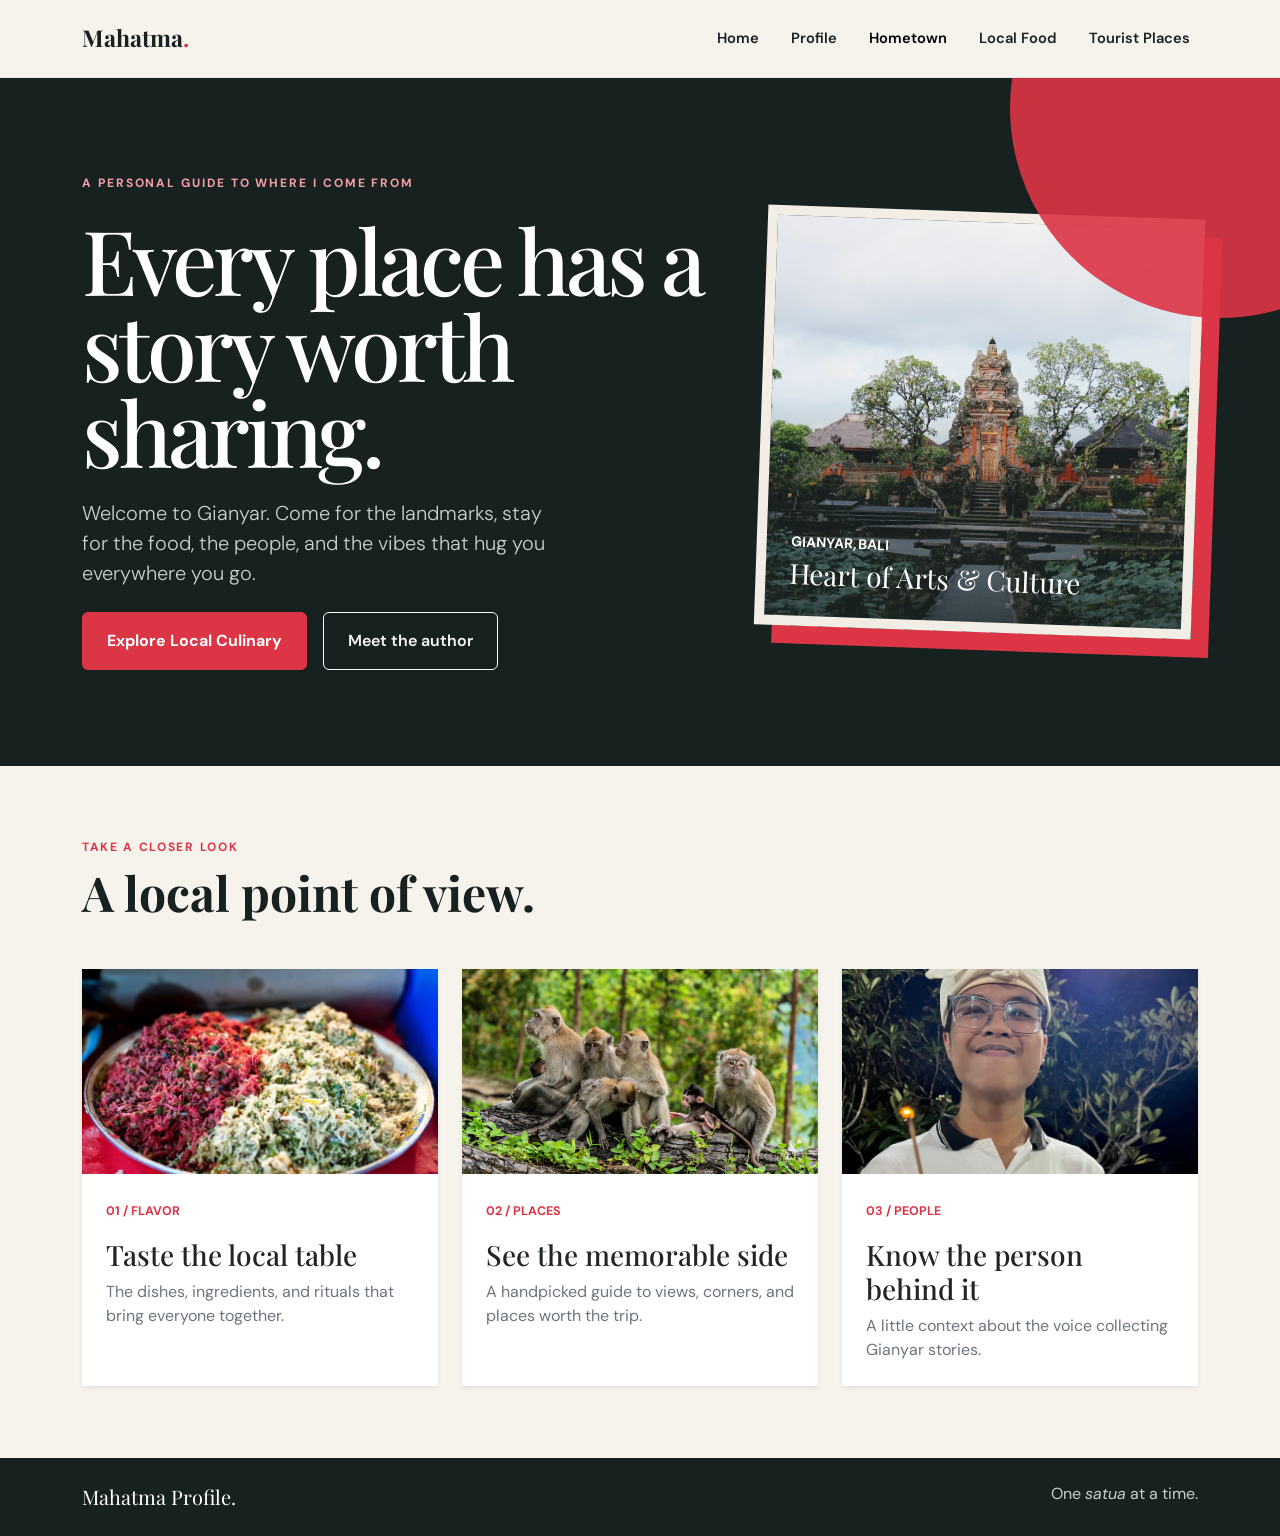
<file: src/hometown.html>
<!doctype html>
<html lang="en">
  <head>
    <meta charset="UTF-8" />
    <meta name="viewport" content="width=device-width, initial-scale=1.0" />
    <meta
      name="description"
      content="A visual guide to the people, places, and flavors that make Gianyar memorable."
    />
    <title>Hometown | Gianyar</title>
    <link
      href="https://cdn.jsdelivr.net/npm/bootstrap@5.3.8/dist/css/bootstrap.min.css"
      rel="stylesheet"
      integrity="sha384-sRIl4kxILFvY47J16cr9ZwB07vP4J8+LH7qKQnuqkuIAvNWLzeN8tE5YBujZqJLB"
      crossorigin="anonymous"
    />
    <link rel="preconnect" href="https://fonts.googleapis.com" />
    <link rel="preconnect" href="https://fonts.gstatic.com" crossorigin />
    <link
      href="https://fonts.googleapis.com/css2?family=DM+Sans:wght@400;500;600;700&family=Playfair+Display:wght@600;700;800&display=swap"
      rel="stylesheet"
    />
    <link rel="stylesheet" href="style.css" />
  </head>
  <body>
    <nav
      class="navbar navbar-expand-lg border-bottom"
      aria-label="Main navigation"
    >
      <div class="container py-2">
        <a class="navbar-brand" href="index.html"
          >Mahatma<span class="text-danger">.</span></a
        >
        <button
          class="navbar-toggler"
          type="button"
          data-bs-toggle="collapse"
          data-bs-target="#mainNavigation"
          aria-controls="mainNavigation"
          aria-expanded="false"
          aria-label="Toggle navigation"
        >
          <span class="navbar-toggler-icon"></span>
        </button>
        <div class="collapse navbar-collapse" id="mainNavigation">
          <ul class="navbar-nav ms-auto align-items-lg-center gap-lg-3">
            <li class="nav-item">
              <a class="nav-link" href="index.html">Home</a>
            </li>
            <li class="nav-item">
              <a class="nav-link" href="profile.html">Profile</a>
            </li>
            <li class="nav-item">
              <a
                class="nav-link active"
                aria-current="page"
                href="hometown.html"
                >Hometown</a
              >
            </li>
            <li class="nav-item">
              <a class="nav-link" href="food.html">Local Food</a>
            </li>
            <li class="nav-item">
              <a class="nav-link" href="tourist.html">Tourist Places</a>
            </li>
          </ul>
        </div>
      </div>
    </nav>

    <main>
      <section class="hero d-flex align-items-center py-5">
        <div class="container py-5">
          <div class="row align-items-center g-5">
            <div class="col-lg-7 hero-copy">
              <p class="eyebrow mb-4">A personal guide to where I come from</p>
              <h1 class="mb-4">Every place has a story worth sharing.</h1>
              <p class="lead fs-5 mb-4">
                Welcome to Gianyar. Come for the landmarks, stay for the food,
                the people, and the vibes that hug you everywhere you go.
              </p>
              <div class="d-flex flex-wrap gap-3">
                <a class="btn btn-accent px-4 py-3" href="food.html"
                  >Explore Local Culinary</a
                >
                <a class="btn btn-outline-light px-4 py-3" href="profile.html"
                  >Meet the author</a
                >
              </div>
            </div>
            <div class="col-lg-5">
              <div
                class="hero-photo position-relative"
                style="
                  background-image:
                    linear-gradient(
                      180deg,
                      rgba(23, 33, 31, 0) 45%,
                      rgba(23, 33, 31, 0.65)
                    ),
                    url('../img/pura.png');
                "
                role="img"
                aria-label="Tropical hillside landscape"
              >
                <div class="hero-photo-label">
                  <small class="d-block text-uppercase fw-bold"
                    >Gianyar, Bali</small
                  >
                  <span class="display-font fs-3">Heart of Arts & Culture</span>
                </div>
              </div>
            </div>
          </div>
        </div>
      </section>

      <section class="py-5" id="discover">
        <div class="container py-4">
          <div class="row align-items-end mb-5">
            <div class="col-md-7">
              <p class="section-label mb-2">Take a closer look</p>
              <h2 class="display-5 fw-bold mb-0">A local point of view.</h2>
            </div>
          </div>

          <div class="row g-4">
            <div class="col-md-4">
              <a class="text-decoration-none text-dark" href="food.html">
                <article class="feature-card shadow-sm">
                  <img
                    class="feature-image"
                    src="../img/lawar.png"
                    alt="A local meal on a table"
                  />
                  <div class="p-4">
                    <span class="feature-number">01 / FLAVOR</span>
                    <h3 class="h3 mt-3">Taste the local table</h3>
                    <p class="text-secondary mb-0">
                      The dishes, ingredients, and rituals that bring everyone
                      together.
                    </p>
                  </div>
                </article>
              </a>
            </div>
            <div class="col-md-4">
              <a class="text-decoration-none text-dark" href="tourist.html">
                <article class="feature-card shadow-sm">
                  <img
                    class="feature-image"
                    src="../img/monkeys.png"
                    alt="A group of monkeys in a forest"
                  />
                  <div class="p-4">
                    <span class="feature-number">02 / PLACES</span>
                    <h3 class="h3 mt-3">See the memorable side</h3>
                    <p class="text-secondary mb-0">
                      A handpicked guide to views, corners, and places worth the
                      trip.
                    </p>
                  </div>
                </article>
              </a>
            </div>
            <div class="col-md-4">
              <a class="text-decoration-none text-dark" href="profile.html">
                <article class="feature-card shadow-sm">
                  <img
                    class="feature-image"
                    src="../img/me.jpeg"
                    alt="Author's profile photo"
                  />
                  <div class="p-4">
                    <span class="feature-number">03 / PEOPLE</span>
                    <h3 class="h3 mt-3">Know the person behind it</h3>
                    <p class="text-secondary mb-0">
                      A little context about the voice collecting Gianyar
                      stories.
                    </p>
                  </div>
                </article>
              </a>
            </div>
          </div>
        </div>
      </section>
    </main>

    <footer class="py-4">
      <div
        class="container d-flex flex-column flex-md-row justify-content-between gap-3"
      >
        <span class="display-font fs-5 text-white">Mahatma Profile.</span>
        <span> One <span class="fst-italic">satua</span> at a time. </span>
      </div>
    </footer>

    <script
      src="https://cdn.jsdelivr.net/npm/bootstrap@5.3.8/dist/js/bootstrap.bundle.min.js"
      integrity="sha384-FKyoEForCGlyvwx9Hj09JcYn3nv7wiPVlz7YYwJrWVcXK/BmnVDxM+D2scQbITxI"
      crossorigin="anonymous"
    ></script>
  </body>
</html>
</file>
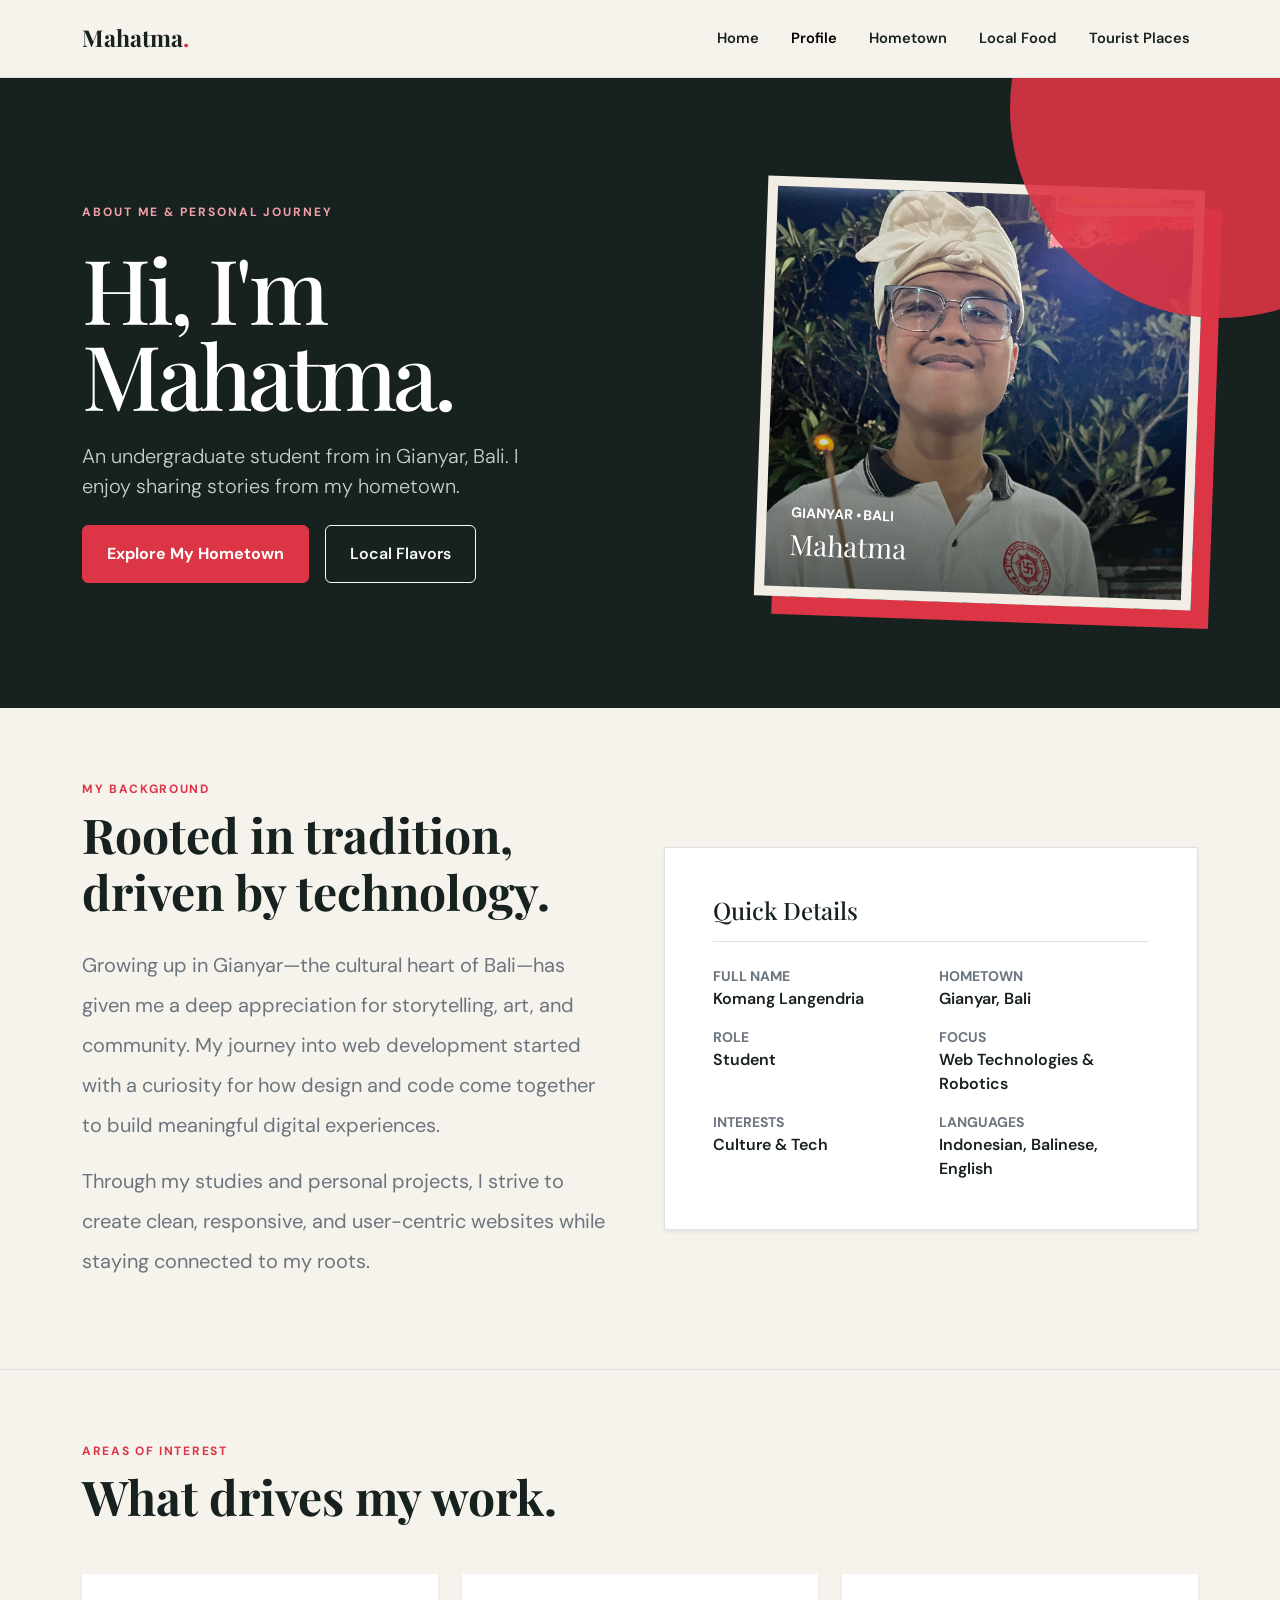
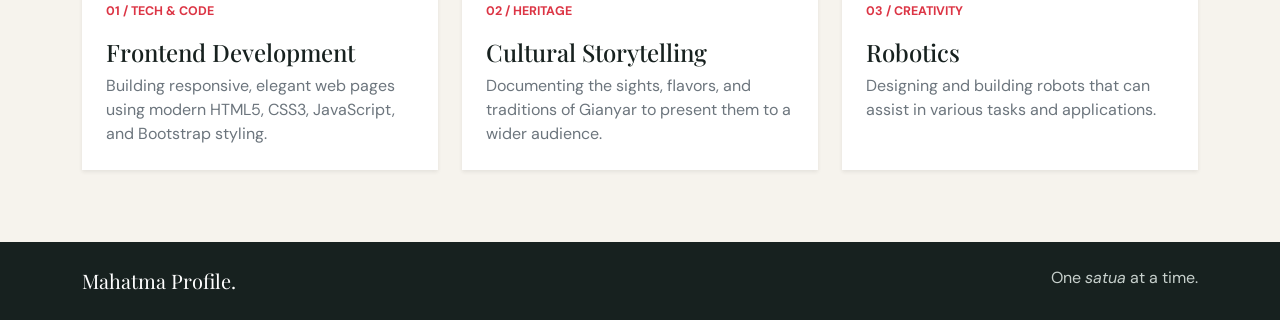
<file: src/profile.html>
<!doctype html>
<html lang="en">
  <head>
    <meta charset="UTF-8" />
    <meta name="viewport" content="width=device-width, initial-scale=1.0" />
    <meta
      name="description"
      content="Learn more about Komang Langendria - personal profile, background, skills, and interests."
    />
    <title>Profile | Komang Langendria</title>
    <link
      href="https://cdn.jsdelivr.net/npm/bootstrap@5.3.8/dist/css/bootstrap.min.css"
      rel="stylesheet"
      integrity="sha384-sRIl4kxILFvY47J16cr9ZwB07vP4J8+LH7qKQnuqkuIAvNWLzeN8tE5YBujZqJLB"
      crossorigin="anonymous"
    />
    <link rel="preconnect" href="https://fonts.googleapis.com" />
    <link rel="preconnect" href="https://fonts.gstatic.com" crossorigin />
    <link
      href="https://fonts.googleapis.com/css2?family=DM+Sans:wght@400;500;600;700&family=Playfair+Display:wght@600;700;800&display=swap"
      rel="stylesheet"
    />
    <link rel="stylesheet" href="style.css" />
  </head>
  <body>
    <nav
      class="navbar navbar-expand-lg border-bottom"
      aria-label="Main navigation"
    >
      <div class="container py-2">
        <a class="navbar-brand" href="index.html"
          >Mahatma<span class="text-danger">.</span></a
        >
        <button
          class="navbar-toggler"
          type="button"
          data-bs-toggle="collapse"
          data-bs-target="#mainNavigation"
          aria-controls="mainNavigation"
          aria-expanded="false"
          aria-label="Toggle navigation"
        >
          <span class="navbar-toggler-icon"></span>
        </button>
        <div class="collapse navbar-collapse" id="mainNavigation">
          <ul class="navbar-nav ms-auto align-items-lg-center gap-lg-3">
            <li class="nav-item">
              <a class="nav-link" href="index.html">Home</a>
            </li>
            <li class="nav-item">
              <a class="nav-link active" aria-current="page" href="profile.html"
                >Profile</a
              >
            </li>
            <li class="nav-item">
              <a class="nav-link" href="hometown.html">Hometown</a>
            </li>
            <li class="nav-item">
              <a class="nav-link" href="food.html">Local Food</a>
            </li>
            <li class="nav-item">
              <a class="nav-link" href="tourist.html">Tourist Places</a>
            </li>
          </ul>
        </div>
      </div>
    </nav>

    <main>
      <!-- Hero Section -->
      <section class="hero d-flex align-items-center py-5">
        <div class="container py-5">
          <div class="row align-items-center g-5">
            <div class="col-lg-7 hero-copy">
              <p class="eyebrow mb-4">About Me &amp; Personal Journey</p>
              <h1 class="mb-4">Hi, I'm Mahatma.</h1>
              <p class="lead fs-5 mb-4">
                An undergraduate student from in Gianyar, Bali. I enjoy sharing
                stories from my hometown.
              </p>
              <div class="d-flex flex-wrap gap-3">
                <a class="btn btn-accent px-4 py-3" href="hometown.html"
                  >Explore My Hometown</a
                >
                <a class="btn btn-outline-light px-4 py-3" href="food.html"
                  >Local Flavors</a
                >
              </div>
            </div>
            <div class="col-lg-5">
              <div
                class="hero-photo position-relative"
                style="
                  background-image:
                    linear-gradient(
                      180deg,
                      rgba(23, 33, 31, 0) 45%,
                      rgba(23, 33, 31, 0.65)
                    ),
                    url('../img/me.jpeg');
                "
                role="img"
                aria-label="Author profile showcase"
              >
                <div class="hero-photo-label">
                  <small class="d-block text-uppercase fw-bold"
                    >Gianyar &bull; Bali</small
                  >
                  <span class="display-font fs-3">Mahatma</span>
                </div>
              </div>
            </div>
          </div>
        </div>
      </section>

      <!-- Biography Section -->
      <section class="py-5">
        <div class="container py-4">
          <div class="row align-items-center g-5">
            <div class="col-lg-6">
              <p class="section-label mb-2">My Background</p>
              <h2 class="display-5 fw-bold mb-4">
                Rooted in tradition, driven by technology.
              </h2>
              <p class="text-secondary fs-5 lh-lg mb-3">
                Growing up in Gianyar—the cultural heart of Bali—has given me a
                deep appreciation for storytelling, art, and community. My
                journey into web development started with a curiosity for how
                design and code come together to build meaningful digital
                experiences.
              </p>
              <p class="text-secondary fs-5 lh-lg">
                Through my studies and personal projects, I strive to create
                clean, responsive, and user-centric websites while staying
                connected to my roots.
              </p>
            </div>
            <div class="col-lg-6">
              <div class="p-4 p-md-5 bg-white border shadow-sm rounded-0">
                <h3 class="h4 border-bottom pb-3 mb-4">Quick Details</h3>
                <div class="row g-3">
                  <div class="col-sm-6">
                    <span
                      class="text-secondary d-block small text-uppercase fw-bold"
                      >Full Name</span
                    >
                    <span class="fw-semibold fs-6">Komang Langendria</span>
                  </div>
                  <div class="col-sm-6">
                    <span
                      class="text-secondary d-block small text-uppercase fw-bold"
                      >Hometown</span
                    >
                    <span class="fw-semibold fs-6">Gianyar, Bali</span>
                  </div>
                  <div class="col-sm-6">
                    <span
                      class="text-secondary d-block small text-uppercase fw-bold"
                      >Role</span
                    >
                    <span class="fw-semibold fs-6">Student</span>
                  </div>
                  <div class="col-sm-6">
                    <span
                      class="text-secondary d-block small text-uppercase fw-bold"
                      >Focus</span
                    >
                    <span class="fw-semibold fs-6"
                      >Web Technologies &amp; Robotics</span
                    >
                  </div>
                  <div class="col-sm-6">
                    <span
                      class="text-secondary d-block small text-uppercase fw-bold"
                      >Interests</span
                    >
                    <span class="fw-semibold fs-6">Culture &amp; Tech</span>
                  </div>
                  <div class="col-sm-6">
                    <span
                      class="text-secondary d-block small text-uppercase fw-bold"
                      >Languages</span
                    >
                    <span class="fw-semibold fs-6"
                      >Indonesian, Balinese, English</span
                    >
                  </div>
                </div>
              </div>
            </div>
          </div>
        </div>
      </section>

      <!-- Skills & Passions Section -->
      <section class="py-5 border-top">
        <div class="container py-4">
          <div class="row mb-5">
            <div class="col-md-7">
              <p class="section-label mb-2">Areas of Interest</p>
              <h2 class="display-5 fw-bold mb-0">What drives my work.</h2>
            </div>
          </div>

          <div class="row g-4">
            <div class="col-md-4">
              <article class="feature-card shadow-sm p-4">
                <span class="feature-number">01 / TECH &amp; CODE</span>
                <h3 class="h4 mt-3">Frontend Development</h3>
                <p class="text-secondary mb-0">
                  Building responsive, elegant web pages using modern HTML5,
                  CSS3, JavaScript, and Bootstrap styling.
                </p>
              </article>
            </div>
            <div class="col-md-4">
              <article class="feature-card shadow-sm p-4">
                <span class="feature-number">02 / HERITAGE</span>
                <h3 class="h4 mt-3">Cultural Storytelling</h3>
                <p class="text-secondary mb-0">
                  Documenting the sights, flavors, and traditions of Gianyar to
                  present them to a wider audience.
                </p>
              </article>
            </div>
            <div class="col-md-4">
              <article class="feature-card shadow-sm p-4">
                <span class="feature-number">03 / CREATIVITY</span>
                <h3 class="h4 mt-3">Robotics</h3>
                <p class="text-secondary mb-0">
                  Designing and building robots that can assist in various tasks
                  and applications.
                </p>
              </article>
            </div>
          </div>
        </div>
      </section>
    </main>

    <footer class="py-4">
      <div
        class="container d-flex flex-column flex-md-row justify-content-between gap-3"
      >
        <span class="display-font fs-5 text-white">Mahatma Profile.</span>
        <span> One <span class="fst-italic">satua</span> at a time. </span>
      </div>
    </footer>

    <script
      src="https://cdn.jsdelivr.net/npm/bootstrap@5.3.8/dist/js/bootstrap.bundle.min.js"
      integrity="sha384-FKyoEForCGlyvwx9Hj09JcYn3nv7wiPVlz7YYwJrWVcXK/BmnVDxM+D2scQbITxI"
      crossorigin="anonymous"
    ></script>
  </body>
</html>
</file>
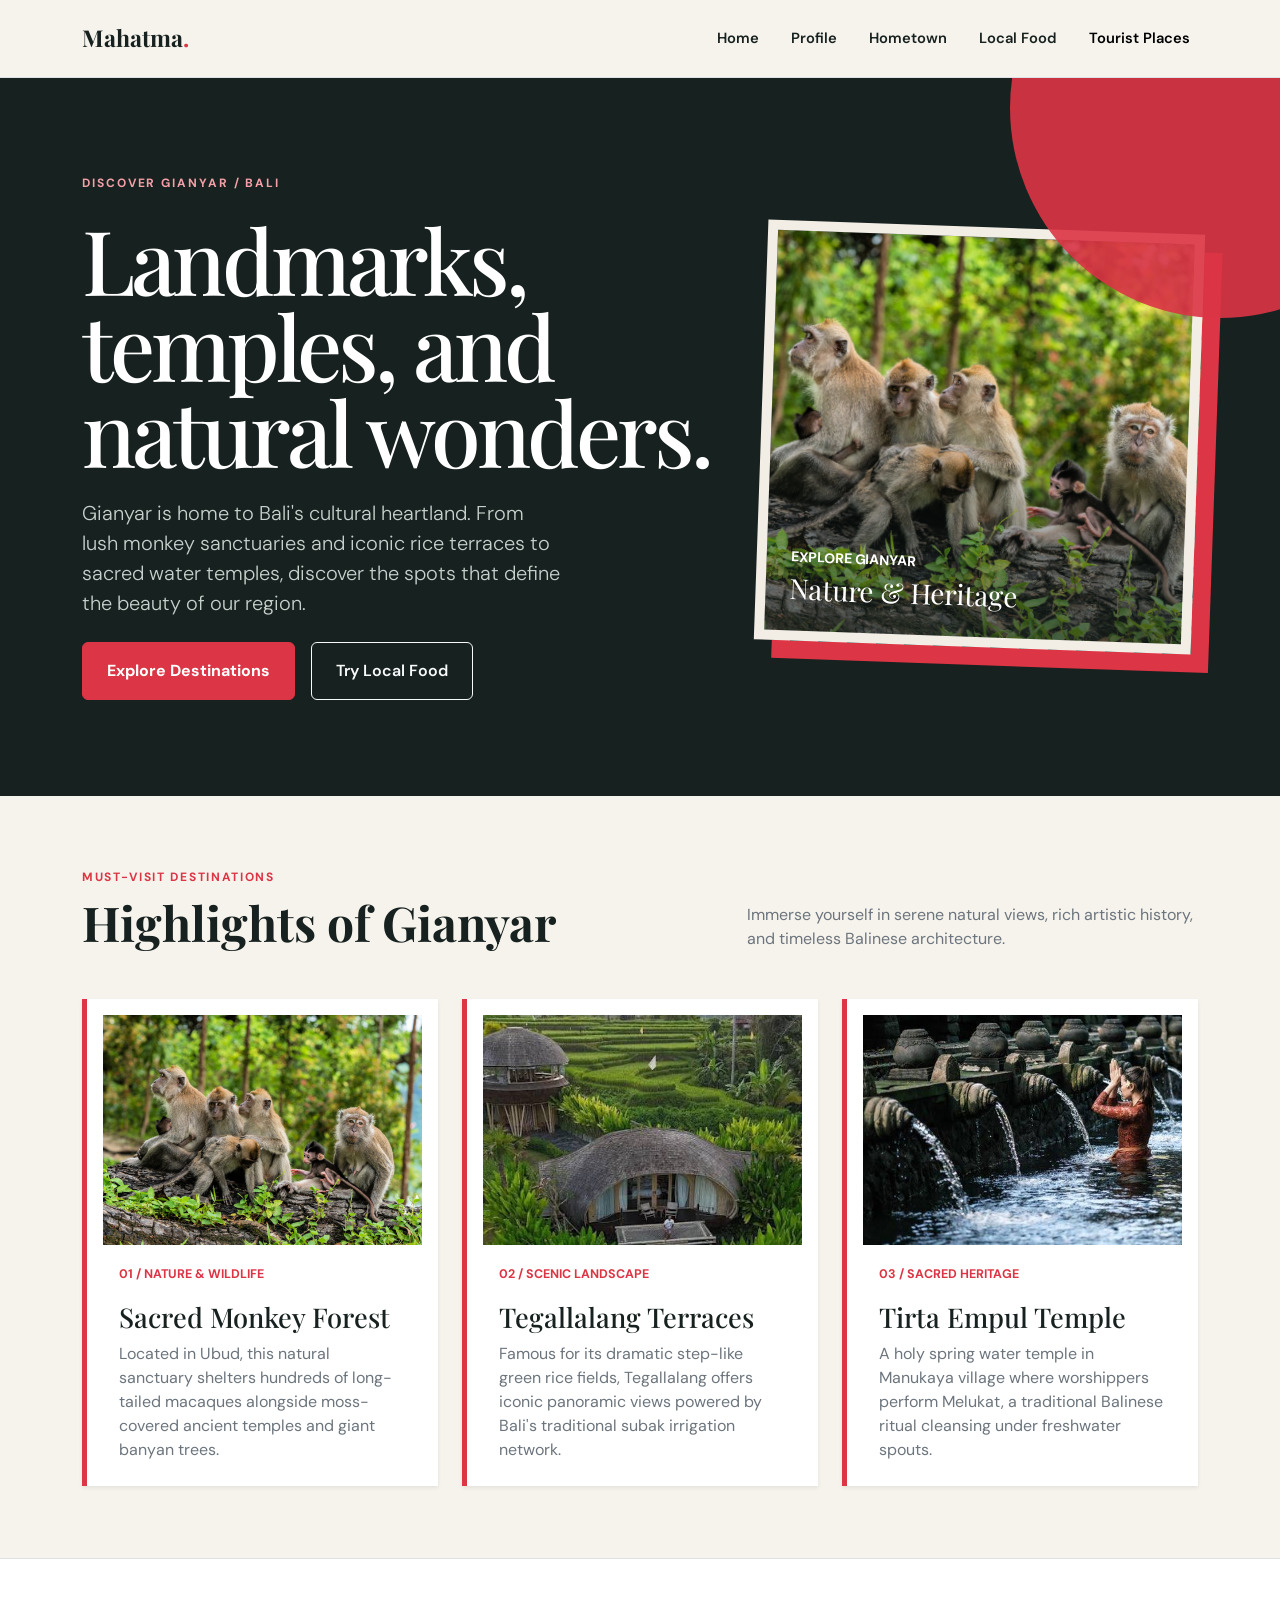
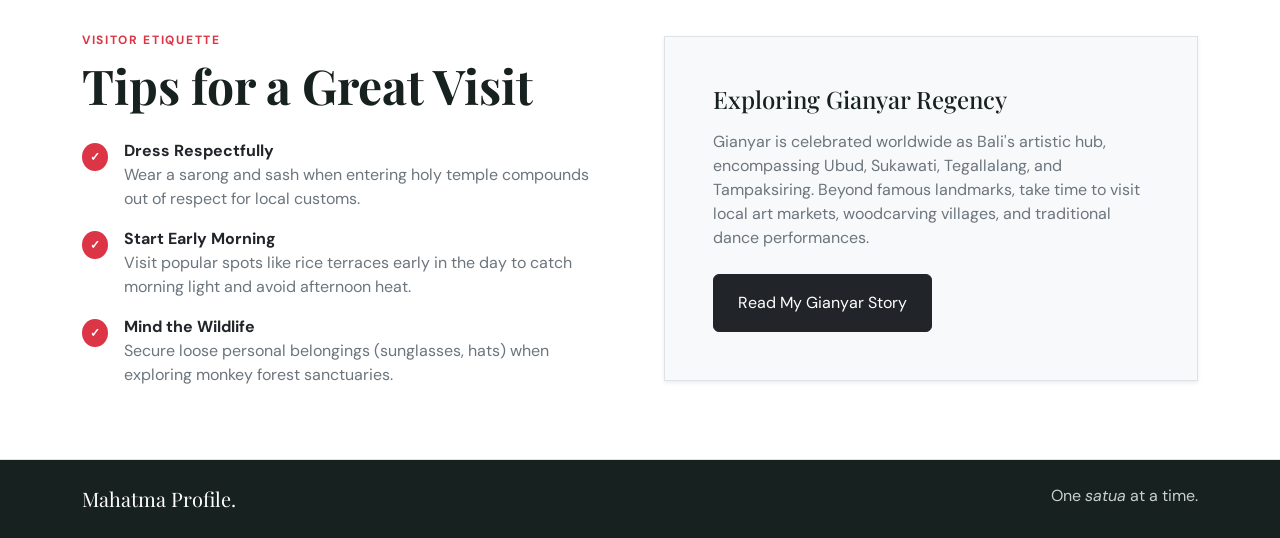
<file: src/tourist.html>
<!doctype html>
<html lang="en">
  <head>
    <meta charset="UTF-8" />
    <meta name="viewport" content="width=device-width, initial-scale=1.0" />
    <meta
      name="description"
      content="Discover popular tourist destinations, ancient temples, and scenic landscapes in Gianyar, Bali."
    />
    <title>Tourist Places | Gianyar</title>
    <link
      href="https://cdn.jsdelivr.net/npm/bootstrap@5.3.8/dist/css/bootstrap.min.css"
      rel="stylesheet"
      integrity="sha384-sRIl4kxILFvY47J16cr9ZwB07vP4J8+LH7qKQnuqkuIAvNWLzeN8tE5YBujZqJLB"
      crossorigin="anonymous"
    />
    <link rel="preconnect" href="https://fonts.googleapis.com" />
    <link rel="preconnect" href="https://fonts.gstatic.com" crossorigin />
    <link
      href="https://fonts.googleapis.com/css2?family=DM+Sans:wght@400;500;600;700&family=Playfair+Display:wght@600;700;800&display=swap"
      rel="stylesheet"
    />
    <link rel="stylesheet" href="style.css" />
  </head>
  <body>
    <nav
      class="navbar navbar-expand-lg border-bottom"
      aria-label="Main navigation"
    >
      <div class="container py-2">
        <a class="navbar-brand" href="index.html"
          >Mahatma<span class="text-danger">.</span></a
        >
        <button
          class="navbar-toggler"
          type="button"
          data-bs-toggle="collapse"
          data-bs-target="#mainNavigation"
          aria-controls="mainNavigation"
          aria-expanded="false"
          aria-label="Toggle navigation"
        >
          <span class="navbar-toggler-icon"></span>
        </button>
        <div class="collapse navbar-collapse" id="mainNavigation">
          <ul class="navbar-nav ms-auto align-items-lg-center gap-lg-3">
            <li class="nav-item">
              <a class="nav-link" href="index.html">Home</a>
            </li>
            <li class="nav-item">
              <a class="nav-link" href="profile.html">Profile</a>
            </li>
            <li class="nav-item">
              <a class="nav-link" href="hometown.html">Hometown</a>
            </li>
            <li class="nav-item">
              <a class="nav-link" href="food.html">Local Food</a>
            </li>
            <li class="nav-item">
              <a class="nav-link active" aria-current="page" href="tourist.html"
                >Tourist Places</a
              >
            </li>
          </ul>
        </div>
      </div>
    </nav>

    <main>
      <!-- Hero Section -->
      <section class="hero d-flex align-items-center py-5">
        <div class="container py-5">
          <div class="row align-items-center g-5">
            <div class="col-lg-7 hero-copy">
              <p class="eyebrow mb-4">Discover Gianyar / Bali</p>
              <h1 class="mb-4">Landmarks, temples, and natural wonders.</h1>
              <p class="lead fs-5 mb-4">
                Gianyar is home to Bali's cultural heartland. From lush monkey
                sanctuaries and iconic rice terraces to sacred water temples,
                discover the spots that define the beauty of our region.
              </p>
              <div class="d-flex flex-wrap gap-3">
                <a class="btn btn-accent px-4 py-3" href="#places"
                  >Explore Destinations</a
                >
                <a class="btn btn-outline-light px-4 py-3" href="food.html"
                  >Try Local Food</a
                >
              </div>
            </div>
            <div class="col-lg-5">
              <div
                class="hero-photo position-relative"
                style="
                  background-image:
                    linear-gradient(
                      180deg,
                      rgba(23, 33, 31, 0) 45%,
                      rgba(23, 33, 31, 0.65)
                    ),
                    url('../img/monkeys.png');
                "
                role="img"
                aria-label="Tourist places hero showcase"
              >
                <div class="hero-photo-label">
                  <small class="d-block text-uppercase fw-bold"
                    >Explore Gianyar</small
                  >
                  <span class="display-font fs-3">Nature &amp; Heritage</span>
                </div>
              </div>
            </div>
          </div>
        </div>
      </section>

      <!-- Featured Destinations Grid -->
      <section class="py-5" id="places">
        <div class="container py-4">
          <div class="row align-items-end mb-5">
            <div class="col-lg-7">
              <p class="section-label mb-2">Must-Visit Destinations</p>
              <h2 class="display-5 fw-bold mb-0">Highlights of Gianyar</h2>
            </div>
            <div class="col-lg-5 mt-3 mt-lg-0">
              <p class="text-secondary mb-0">
                Immerse yourself in serene natural views, rich artistic history,
                and timeless Balinese architecture.
              </p>
            </div>
          </div>

          <div class="row g-4">
            <div class="col-md-6 col-lg-4">
              <article class="dish-card shadow-sm p-3">
                <img
                  src="../img/monkeys.png"
                  alt="Sacred Monkey Forest Sanctuary"
                  loading="lazy"
                />
                <div class="p-3 pb-2">
                  <span class="feature-number">01 / NATURE &amp; WILDLIFE</span>
                  <h3 class="mt-3">Sacred Monkey Forest</h3>
                  <p class="text-secondary mb-0">
                    Located in Ubud, this natural sanctuary shelters hundreds of
                    long-tailed macaques alongside moss-covered ancient temples
                    and giant banyan trees.
                  </p>
                </div>
              </article>
            </div>

            <div class="col-md-6 col-lg-4">
              <article class="dish-card shadow-sm p-3">
                <img
                  src="../img/ubud.png"
                  alt="Tegallalang Rice Terraces"
                  loading="lazy"
                />
                <div class="p-3 pb-2">
                  <span class="feature-number">02 / SCENIC LANDSCAPE</span>
                  <h3 class="mt-3">Tegallalang Terraces</h3>
                  <p class="text-secondary mb-0">
                    Famous for its dramatic step-like green rice fields,
                    Tegallalang offers iconic panoramic views powered by Bali's
                    traditional subak irrigation network.
                  </p>
                </div>
              </article>
            </div>

            <div class="col-md-6 col-lg-4">
              <article class="dish-card shadow-sm p-3">
                <img
                  src="../img/tirta-empul.png"
                  alt="Tirta Empul Water Temple"
                  loading="lazy"
                />
                <div class="p-3 pb-2">
                  <span class="feature-number">03 / SACRED HERITAGE</span>
                  <h3 class="h3 mt-3">Tirta Empul Temple</h3>
                  <p class="text-secondary mb-0">
                    A holy spring water temple in Manukaya village where
                    worshippers perform Melukat, a traditional Balinese ritual
                    cleansing under freshwater spouts.
                  </p>
                </div>
              </article>
            </div>
          </div>
        </div>
      </section>

      <!-- Visitor Tips Section -->
      <section class="py-5 bg-white border-top border-bottom">
        <div class="container py-4">
          <div class="row align-items-center g-5">
            <div class="col-lg-6">
              <p class="section-label mb-2">Visitor Etiquette</p>
              <h2 class="display-5 fw-bold mb-4">Tips for a Great Visit</h2>
              <ul
                class="list-unstyled d-flex flex-column gap-3 fs-6 text-secondary mb-0"
              >
                <li class="d-flex align-items-start gap-3">
                  <span class="badge bg-danger rounded-circle p-2 mt-1"
                    >&check;</span
                  >
                  <div>
                    <strong class="text-dark d-block"
                      >Dress Respectfully</strong
                    >
                    Wear a sarong and sash when entering holy temple compounds
                    out of respect for local customs.
                  </div>
                </li>
                <li class="d-flex align-items-start gap-3">
                  <span class="badge bg-danger rounded-circle p-2 mt-1"
                    >&check;</span
                  >
                  <div>
                    <strong class="text-dark d-block"
                      >Start Early Morning</strong
                    >
                    Visit popular spots like rice terraces early in the day to
                    catch morning light and avoid afternoon heat.
                  </div>
                </li>
                <li class="d-flex align-items-start gap-3">
                  <span class="badge bg-danger rounded-circle p-2 mt-1"
                    >&check;</span
                  >
                  <div>
                    <strong class="text-dark d-block">Mind the Wildlife</strong>
                    Secure loose personal belongings (sunglasses, hats) when
                    exploring monkey forest sanctuaries.
                  </div>
                </li>
              </ul>
            </div>
            <div class="col-lg-6">
              <div class="p-4 p-md-5 bg-light border shadow-sm">
                <h3 class="h4 mb-3">Exploring Gianyar Regency</h3>
                <p class="text-secondary mb-3">
                  Gianyar is celebrated worldwide as Bali's artistic hub,
                  encompassing Ubud, Sukawati, Tegallalang, and Tampaksiring.
                  Beyond famous landmarks, take time to visit local art markets,
                  woodcarving villages, and traditional dance performances.
                </p>
                <a class="btn btn-dark px-4 py-3 mt-2" href="hometown.html"
                  >Read My Gianyar Story</a
                >
              </div>
            </div>
          </div>
        </div>
      </section>
    </main>

    <footer class="py-4">
      <div
        class="container d-flex flex-column flex-md-row justify-content-between gap-3"
      >
        <span class="display-font fs-5 text-white">Mahatma Profile.</span>
        <span> One <span class="fst-italic">satua</span> at a time. </span>
      </div>
    </footer>

    <script
      src="https://cdn.jsdelivr.net/npm/bootstrap@5.3.8/dist/js/bootstrap.bundle.min.js"
      integrity="sha384-FKyoEForCGlyvwx9Hj09JcYn3nv7wiPVlz7YYwJrWVcXK/BmnVDxM+D2scQbITxI"
      crossorigin="anonymous"
    ></script>
  </body>
</html>
</file>
<file: style.css>
:root {
  --ink: #17211f;
  --paper: #f6f3ed;
  --red: #dc3545;
  --sage: #c9d5c2;
}

body {
  background: var(--paper);
  color: var(--ink);
  font-family: 'DM Sans', sans-serif;
}

.display-font,
h1,
h2,
h3 {
  font-family: 'Playfair Display', serif;
}

.navbar {
  background: var(--paper);
}

.navbar-brand {
  color: var(--ink);
  font-family: 'Playfair Display', serif;
  font-size: 1.45rem;
  font-weight: 700;
}

.navbar-brand:hover,
.nav-link:hover {
  color: var(--red);
}

.nav-link {
  color: var(--ink);
  font-size: 0.92rem;
  font-weight: 600;
}

.hero {
  background: var(--ink);
  color: white;
  min-height: 630px;
  overflow: hidden;
  position: relative;
}

.hero::after {
  background: var(--red);
  border-radius: 50%;
  content: '';
  height: 420px;
  opacity: 0.9;
  position: absolute;
  right: -150px;
  top: -180px;
  width: 420px;
}

.hero-copy {
  position: relative;
  z-index: 1;
}

.eyebrow {
  color: #f3a0a8;
  font-size: 0.75rem;
  font-weight: 700;
  letter-spacing: 0.16em;
  text-transform: uppercase;
}

.hero h1 {
  font-size: clamp(3.4rem, 7vw, 6.8rem);
  letter-spacing: -0.045em;
  line-height: 0.96;
  max-width: 720px;
}

.hero .lead {
  color: #c7d0cc;
  max-width: 480px;
}

.hero-photo {
  background-position: center;
  background-size: cover;
  background-repeat: no-repeat;
  border: 10px solid #f2eee6;
  box-shadow: 18px 18px 0 var(--red);
  min-height: 420px;
  transform: rotate(2deg);
}

.hero-photo-label {
  bottom: 1.3rem;
  color: white;
  left: 1.5rem;
  position: absolute;
}

.btn-accent {
  background: var(--red);
  border: 1px solid var(--red);
  color: white;
  font-weight: 700;
}

.btn-accent:hover {
  background: #bb2d3b;
  border-color: #bb2d3b;
  color: white;
}

.btn-outline-light {
  font-weight: 600;
}

.section-label {
  color: var(--red);
  font-size: 0.75rem;
  font-weight: 700;
  letter-spacing: 0.14em;
  text-transform: uppercase;
}

.feature-card {
  background: white;
  border: 0;
  border-radius: 0;
  height: 100%;
  overflow: hidden;
  transition:
    transform 180ms ease,
    box-shadow 180ms ease;
}

.feature-card:hover {
  box-shadow: 0 1rem 2rem rgba(23, 33, 31, 0.1);
  transform: translateY(-6px);
}

.feature-image {
  height: 205px;
  object-fit: cover;
  width: 100%;
}

.feature-number {
  color: var(--red);
  font-size: 0.78rem;
  font-weight: 700;
}

.quote-section {
  background: var(--sage);
}

.quote-section blockquote {
  font-size: clamp(1.7rem, 4vw, 3rem);
  line-height: 1.15;
}

.food-hero {
  background: var(--ink);
  color: white;
  overflow: hidden;
  position: relative;
}

.food-hero h1 {
  font-size: clamp(3rem, 7vw, 6rem);
  line-height: 0.98;
}

.food-hero-image {
  border: 8px solid white;
  box-shadow: 16px 16px 0 var(--red);
  height: min(58vw, 500px);
  min-height: 330px;
  object-fit: cover;
  transform: rotate(2deg);
  width: 100%;
}

.food-intro {
  max-width: 650px;
}

.dish-card {
  background: white;
  border-left: 5px solid var(--red);
  height: 100%;
}

.dish-card h3 {
  font-size: 1.7rem;
}

.dish-card img {
  height: 230px;
  object-fit: cover;
  width: 100%;
}

.food-note {
  border-top: 1px solid rgba(23, 33, 31, 0.2);
}

footer {
  background: var(--ink);
  color: #c7d0cc;
}

footer a {
  color: white;
  text-decoration: none;
}

footer a:hover {
  color: #f3a0a8;
}

@media (max-width: 991.98px) {
  .hero {
    min-height: auto;
  }

  .hero-photo {
    margin: 2rem 0 1rem;
    min-height: 340px;
  }
}
</file>
<file: src/style.css>
:root {
  --ink: #17211f;
  --paper: #f6f3ed;
  --red: #dc3545;
  --sage: #c9d5c2;
}

body {
  background: var(--paper);
  color: var(--ink);
  font-family: 'DM Sans', sans-serif;
}

.display-font,
h1,
h2,
h3 {
  font-family: 'Playfair Display', serif;
}

.navbar {
  background: var(--paper);
}

.navbar-brand {
  color: var(--ink);
  font-family: 'Playfair Display', serif;
  font-size: 1.45rem;
  font-weight: 700;
}

.navbar-brand:hover,
.nav-link:hover {
  color: var(--red);
}

.nav-link {
  color: var(--ink);
  font-size: 0.92rem;
  font-weight: 600;
}

.hero {
  background: var(--ink);
  color: white;
  min-height: 630px;
  overflow: hidden;
  position: relative;
}

.hero::after {
  background: var(--red);
  border-radius: 50%;
  content: '';
  height: 420px;
  opacity: 0.9;
  position: absolute;
  right: -150px;
  top: -180px;
  width: 420px;
}

.hero-copy {
  position: relative;
  z-index: 1;
}

.eyebrow {
  color: #f3a0a8;
  font-size: 0.75rem;
  font-weight: 700;
  letter-spacing: 0.16em;
  text-transform: uppercase;
}

.hero h1 {
  font-size: clamp(3.4rem, 7vw, 6.8rem);
  letter-spacing: -0.045em;
  line-height: 0.96;
  max-width: 720px;
}

.hero .lead {
  color: #c7d0cc;
  max-width: 480px;
}

.hero-photo {
  background-position: center;
  background-size: cover;
  background-repeat: no-repeat;
  border: 10px solid #f2eee6;
  box-shadow: 18px 18px 0 var(--red);
  min-height: 420px;
  transform: rotate(2deg);
}

.hero-photo-label {
  bottom: 1.3rem;
  color: white;
  left: 1.5rem;
  position: absolute;
}

.btn-accent {
  background: var(--red);
  border: 1px solid var(--red);
  color: white;
  font-weight: 700;
}

.btn-accent:hover {
  background: #bb2d3b;
  border-color: #bb2d3b;
  color: white;
}

.btn-outline-light {
  font-weight: 600;
}

.section-label {
  color: var(--red);
  font-size: 0.75rem;
  font-weight: 700;
  letter-spacing: 0.14em;
  text-transform: uppercase;
}

.feature-card {
  background: white;
  border: 0;
  border-radius: 0;
  height: 100%;
  overflow: hidden;
  transition:
    transform 180ms ease,
    box-shadow 180ms ease;
}

.feature-card:hover {
  box-shadow: 0 1rem 2rem rgba(23, 33, 31, 0.1);
  transform: translateY(-6px);
}

.feature-image {
  height: 205px;
  object-fit: cover;
  width: 100%;
}

.feature-number {
  color: var(--red);
  font-size: 0.78rem;
  font-weight: 700;
}

.quote-section {
  background: var(--sage);
}

.quote-section blockquote {
  font-size: clamp(1.7rem, 4vw, 3rem);
  line-height: 1.15;
}

.food-hero {
  background: var(--ink);
  color: white;
  overflow: hidden;
  position: relative;
}

.food-hero h1 {
  font-size: clamp(3rem, 7vw, 6rem);
  line-height: 0.98;
}

.food-hero-image {
  border: 8px solid white;
  box-shadow: 16px 16px 0 var(--red);
  height: min(58vw, 500px);
  min-height: 330px;
  object-fit: cover;
  transform: rotate(2deg);
  width: 100%;
}

.food-intro {
  max-width: 650px;
}

.dish-card {
  background: white;
  border-left: 5px solid var(--red);
  height: 100%;
}

.dish-card h3 {
  font-size: 1.7rem;
}

.dish-card img {
  height: 230px;
  object-fit: cover;
  width: 100%;
}

.food-note {
  border-top: 1px solid rgba(23, 33, 31, 0.2);
}

footer {
  background: var(--ink);
  color: #c7d0cc;
}

footer a {
  color: white;
  text-decoration: none;
}

footer a:hover {
  color: #f3a0a8;
}

@media (max-width: 991.98px) {
  .hero {
    min-height: auto;
  }

  .hero-photo {
    margin: 2rem 0 1rem;
    min-height: 340px;
  }
}
</file>
